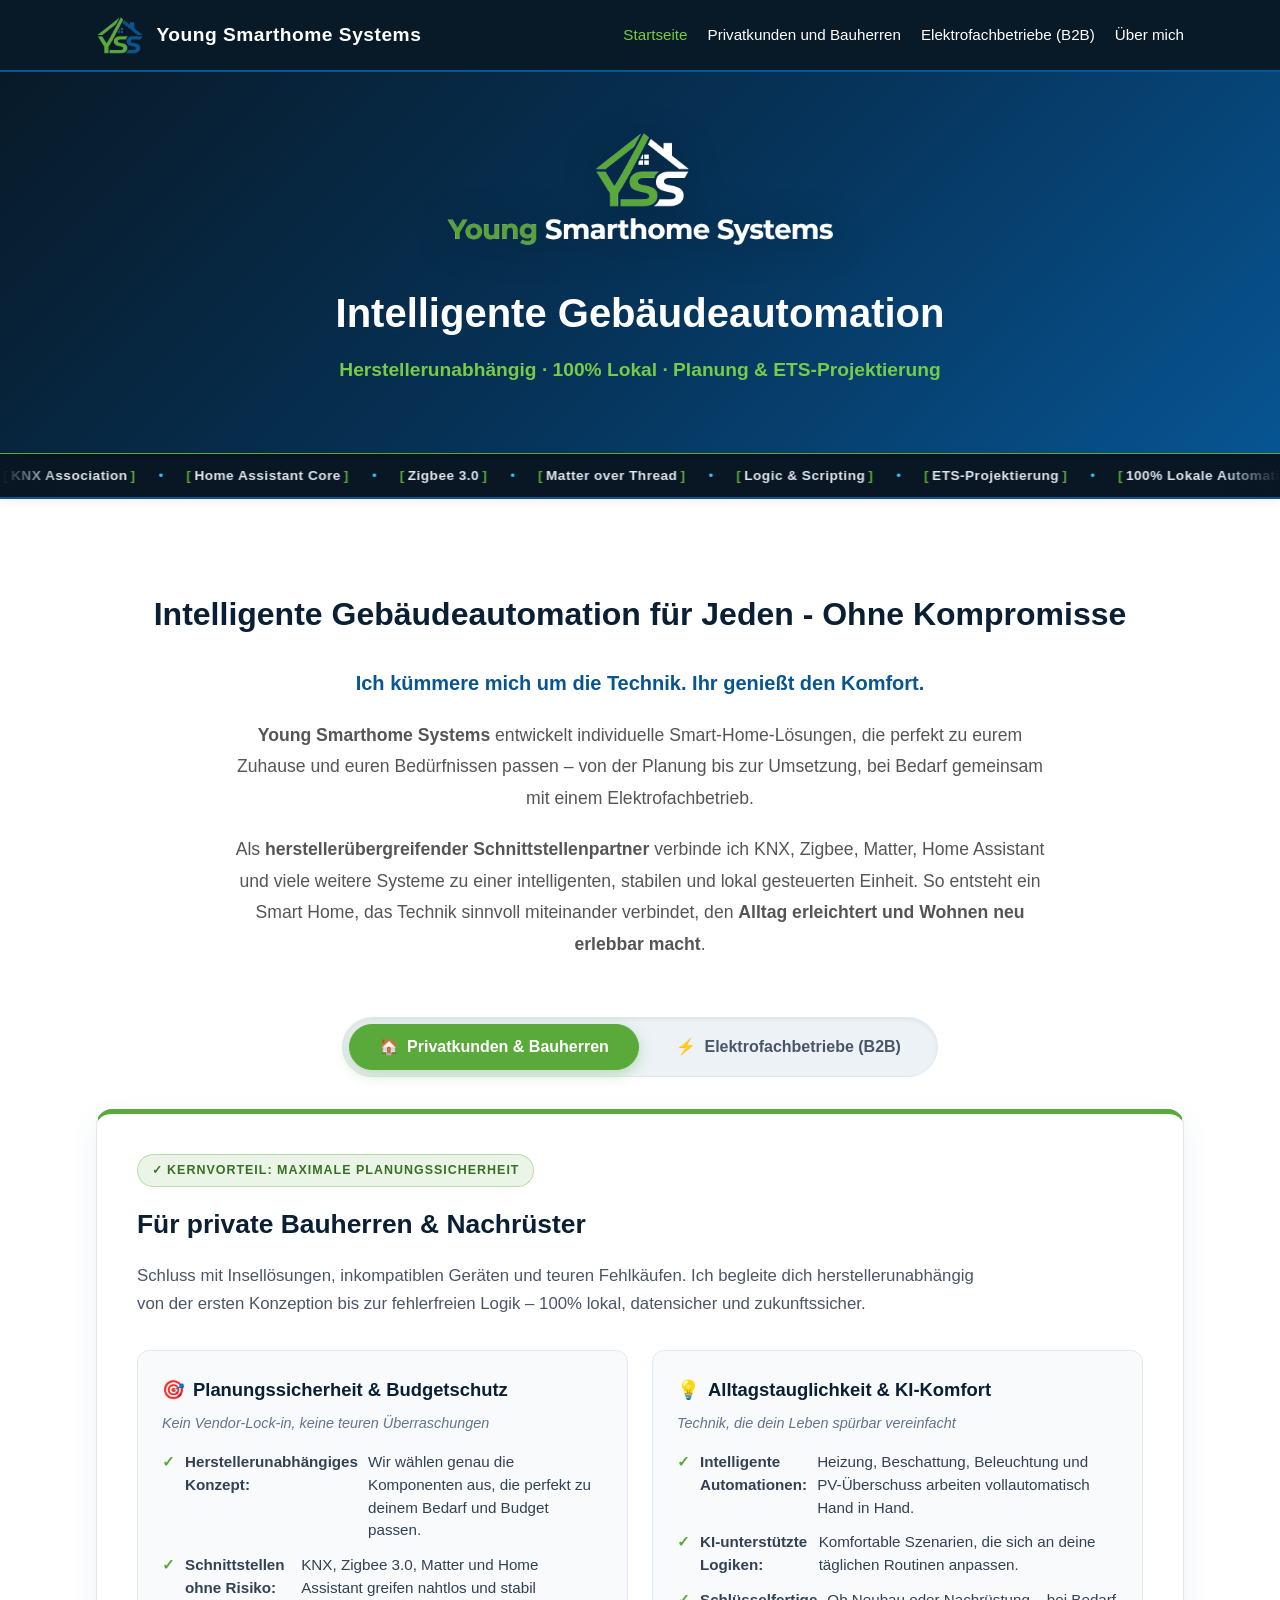
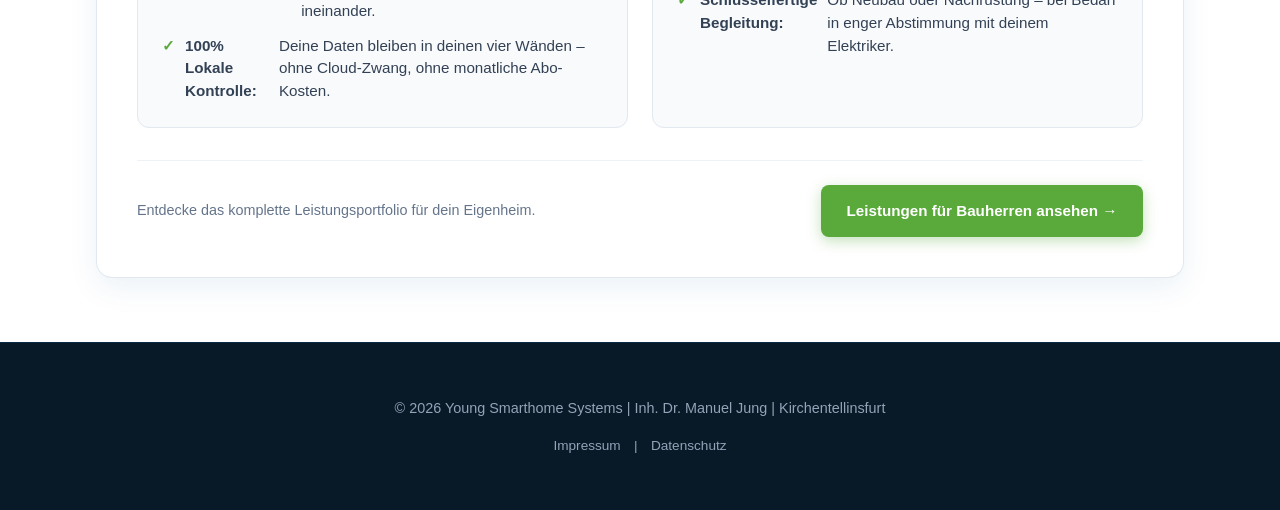
<file: index.html>
<!DOCTYPE html>
<html lang="de">
<head>
    <meta charset="UTF-8">
    <meta name="viewport" content="width=device-width, initial-scale=1.0">
    <title>Young Smarthome Systems | Startseite</title>
    <link rel="stylesheet" href="style.css">
</head>
<body>
    <nav>
        <div class="container">
            <div class="logo">
                <img src="logo-symbol.png" alt="YSS Logo" class="logo-icon">
                <span>Young Smarthome Systems</span>
            </div>
            <ul>
                <li><a href="index.html" class="active">Startseite</a></li>
                <li><a href="leistungen.html">Privatkunden und Bauherren</a></li>
                <li><a href="partner.html">Elektrofachbetriebe (B2B)</a></li>
                <li><a href="ueber-mich.html">Über mich</a></li>
            </ul>
        </div>
    </nav>

    <header class="hero-home">
        <div class="container">
            <div class="hero-logo-box">
                <img src="logo-full-white.png" alt="Young Smarthome Systems" class="hero-logo">
            </div>
            <h1>Intelligente Gebäudeautomation</h1>
            <p class="subtitle">Herstellerunabhängig · 100% Lokal · Planung &amp; ETS-Projektierung</p>
        </div>
    </header>

    <div class="tech-ticker-bar" aria-label="Kerntechnologien und Protokolle">
        <div class="tech-ticker-track">
            <div class="tech-ticker-group">
                <span class="ticker-item"><span class="ticker-bracket">[</span> KNX Association <span class="ticker-bracket">]</span></span>
                <span class="ticker-sep">•</span>
                <span class="ticker-item"><span class="ticker-bracket">[</span> Home Assistant Core <span class="ticker-bracket">]</span></span>
                <span class="ticker-sep">•</span>
                <span class="ticker-item"><span class="ticker-bracket">[</span> Zigbee 3.0 <span class="ticker-bracket">]</span></span>
                <span class="ticker-sep">•</span>
                <span class="ticker-item"><span class="ticker-bracket">[</span> Matter over Thread <span class="ticker-bracket">]</span></span>
                <span class="ticker-sep">•</span>
                <span class="ticker-item"><span class="ticker-bracket">[</span> Logic &amp; Scripting <span class="ticker-bracket">]</span></span>
                <span class="ticker-sep">•</span>
                <span class="ticker-item"><span class="ticker-bracket">[</span> ETS-Projektierung <span class="ticker-bracket">]</span></span>
                <span class="ticker-sep">•</span>
                <span class="ticker-item"><span class="ticker-bracket">[</span> 100% Lokale Automation <span class="ticker-bracket">]</span></span>
                <span class="ticker-sep">•</span>
                <span class="ticker-item"><span class="ticker-bracket">[</span> KNX Association <span class="ticker-bracket">]</span></span>
                <span class="ticker-sep">•</span>
                <span class="ticker-item"><span class="ticker-bracket">[</span> Home Assistant Core <span class="ticker-bracket">]</span></span>
                <span class="ticker-sep">•</span>
                <span class="ticker-item"><span class="ticker-bracket">[</span> Zigbee 3.0 <span class="ticker-bracket">]</span></span>
                <span class="ticker-sep">•</span>
                <span class="ticker-item"><span class="ticker-bracket">[</span> Matter over Thread <span class="ticker-bracket">]</span></span>
                <span class="ticker-sep">•</span>
                <span class="ticker-item"><span class="ticker-bracket">[</span> Logic &amp; Scripting <span class="ticker-bracket">]</span></span>
                <span class="ticker-sep">•</span>
            </div>
            <div class="tech-ticker-group" aria-hidden="true">
                <span class="ticker-item"><span class="ticker-bracket">[</span> KNX Association <span class="ticker-bracket">]</span></span>
                <span class="ticker-sep">•</span>
                <span class="ticker-item"><span class="ticker-bracket">[</span> Home Assistant Core <span class="ticker-bracket">]</span></span>
                <span class="ticker-sep">•</span>
                <span class="ticker-item"><span class="ticker-bracket">[</span> Zigbee 3.0 <span class="ticker-bracket">]</span></span>
                <span class="ticker-sep">•</span>
                <span class="ticker-item"><span class="ticker-bracket">[</span> Matter over Thread <span class="ticker-bracket">]</span></span>
                <span class="ticker-sep">•</span>
                <span class="ticker-item"><span class="ticker-bracket">[</span> Logic &amp; Scripting <span class="ticker-bracket">]</span></span>
                <span class="ticker-sep">•</span>
                <span class="ticker-item"><span class="ticker-bracket">[</span> ETS-Projektierung <span class="ticker-bracket">]</span></span>
                <span class="ticker-sep">•</span>
                <span class="ticker-item"><span class="ticker-bracket">[</span> 100% Lokale Automation <span class="ticker-bracket">]</span></span>
                <span class="ticker-sep">•</span>
                <span class="ticker-item"><span class="ticker-bracket">[</span> KNX Association <span class="ticker-bracket">]</span></span>
                <span class="ticker-sep">•</span>
                <span class="ticker-item"><span class="ticker-bracket">[</span> Home Assistant Core <span class="ticker-bracket">]</span></span>
                <span class="ticker-sep">•</span>
                <span class="ticker-item"><span class="ticker-bracket">[</span> Zigbee 3.0 <span class="ticker-bracket">]</span></span>
                <span class="ticker-sep">•</span>
                <span class="ticker-item"><span class="ticker-bracket">[</span> Matter over Thread <span class="ticker-bracket">]</span></span>
                <span class="ticker-sep">•</span>
                <span class="ticker-item"><span class="ticker-bracket">[</span> Logic &amp; Scripting <span class="ticker-bracket">]</span></span>
                <span class="ticker-sep">•</span>
            </div>
        </div>
    </div>

    <section class="section container">
        <h2>Intelligente Gebäudeautomation für Jeden - Ohne Kompromisse</h2>
        <div class="intro-text">
            <p class="intro-lead">
                Ich kümmere mich um die Technik. Ihr genießt den Komfort.
            </p>
            <p>
                <strong>Young Smarthome Systems</strong> entwickelt individuelle Smart-Home-Lösungen, die perfekt zu eurem Zuhause und euren Bedürfnissen passen – von der Planung bis zur Umsetzung, bei Bedarf gemeinsam mit einem Elektrofachbetrieb.
            </p>
            <p>
                Als <strong>herstellerübergreifender Schnittstellenpartner</strong> verbinde ich KNX, Zigbee, Matter, Home Assistant und viele weitere Systeme zu einer intelligenten, stabilen und lokal gesteuerten Einheit. So entsteht ein Smart Home, das Technik sinnvoll miteinander verbindet, den <strong>Alltag erleichtert und Wohnen neu erlebbar macht</strong>.
            </p>
        </div>

        <!-- Interaktives Tab-Grid: Privatkunden vs. Elektrofachbetriebe -->
        <div class="tabs-wrapper">
            <div class="tabs-header-wrap">
                <div class="tabs-nav" role="tablist" aria-label="Zielgruppen-Auswahl">
                    <button class="tab-btn active" id="tab-btn-privat" data-target="privat" role="tab" aria-selected="true" aria-controls="panel-privat" onclick="switchTab('privat')">
                        <span aria-hidden="true">🏠</span> Privatkunden &amp; Bauherren
                    </button>
                    <button class="tab-btn" id="tab-btn-partner" data-target="partner" role="tab" aria-selected="false" aria-controls="panel-partner" onclick="switchTab('partner')">
                        <span aria-hidden="true">⚡</span> Elektrofachbetriebe (B2B)
                    </button>
                </div>
            </div>

            <!-- TAB 1: Privatkunden (Planungssicherheit) -->
            <div id="panel-privat" class="tab-panel active" role="tabpanel" aria-labelledby="tab-btn-privat">
                <div class="tab-hero-card privat-theme">
                    <span class="tab-badge badge-green">✓ Kernvorteil: Maximale Planungssicherheit</span>
                    <h3 class="tab-panel-title">Für private Bauherren &amp; Nachrüster</h3>
                    <p class="tab-panel-intro">
                        Schluss mit Insellösungen, inkompatiblen Geräten und teuren Fehlkäufen. Ich begleite dich herstellerunabhängig von der ersten Konzeption bis zur fehlerfreien Logik – 100% lokal, datensicher und zukunftssicher.
                    </p>

                    <div class="tab-features-grid">
                        <div class="tab-feature-card">
                            <h4><span>🎯</span> Planungssicherheit &amp; Budgetschutz</h4>
                            <p class="subtitle-feat">Kein Vendor-Lock-in, keine teuren Überraschungen</p>
                            <ul class="tab-feature-list">
                                <li><span class="check-icon">✓</span> <strong>Herstellerunabhängiges Konzept:</strong> Wir wählen genau die Komponenten aus, die perfekt zu deinem Bedarf und Budget passen.</li>
                                <li><span class="check-icon">✓</span> <strong>Schnittstellen ohne Risiko:</strong> KNX, Zigbee 3.0, Matter und Home Assistant greifen nahtlos und stabil ineinander.</li>
                                <li><span class="check-icon">✓</span> <strong>100% Lokale Kontrolle:</strong> Deine Daten bleiben in deinen vier Wänden – ohne Cloud-Zwang, ohne monatliche Abo-Kosten.</li>
                            </ul>
                        </div>

                        <div class="tab-feature-card">
                            <h4><span>💡</span> Alltagstauglichkeit &amp; KI-Komfort</h4>
                            <p class="subtitle-feat">Technik, die dein Leben spürbar vereinfacht</p>
                            <ul class="tab-feature-list">
                                <li><span class="check-icon">✓</span> <strong>Intelligente Automationen:</strong> Heizung, Beschattung, Beleuchtung und PV-Überschuss arbeiten vollautomatisch Hand in Hand.</li>
                                <li><span class="check-icon">✓</span> <strong>KI-unterstützte Logiken:</strong> Komfortable Szenarien, die sich an deine täglichen Routinen anpassen.</li>
                                <li><span class="check-icon">✓</span> <strong>Schlüsselfertige Begleitung:</strong> Ob Neubau oder Nachrüstung – bei Bedarf in enger Abstimmung mit deinem Elektriker.</li>
                            </ul>
                        </div>
                    </div>

                    <div class="tab-action-bar">
                        <span class="tab-action-note">Entdecke das komplette Leistungsportfolio für dein Eigenheim.</span>
                        <a href="leistungen.html" class="btn-cta btn-cta-green">
                            Leistungen für Bauherren ansehen &rarr;
                        </a>
                    </div>
                </div>
            </div>

            <!-- TAB 2: Elektrofachbetriebe (Software-Flaschenhals) -->
            <div id="panel-partner" class="tab-panel" role="tabpanel" aria-labelledby="tab-btn-partner">
                <div class="tab-hero-card partner-theme">
                    <span class="tab-badge badge-blue">⚡ Kernvorteil: Software-Flaschenhals beseitigen</span>
                    <h3 class="tab-panel-title">Für Elektro- und Technische Fachbetriebe</h3>
                    <p class="tab-panel-intro">
                        Schluss mit dem KNX- und Programmier-Engpass. Ich unterstütze euch als externe verlängerte Werkbank bei der ETS-Projektierung, komplexen Schnittstellen und Sonderlösungen – damit ihr mehr Aufträge mit eurem bestehenden Team umsetzen könnt.
                    </p>

                    <div class="tab-features-grid">
                        <div class="tab-feature-card">
                            <h4><span>⏳</span> Software-Flaschenhals eliminieren</h4>
                            <p class="subtitle-feat">Volle Kapazitäten auf der Baustelle – kein Büro-Stau</p>
                            <ul class="tab-feature-list">
                                <li><span class="check-icon">✓</span> <strong>ETS-Projektierung abgeben:</strong> Kein zeitraubendes Wälzen von Parameter-Handbüchern und kein stundenlanges Debugging mehr.</li>
                                <li><span class="check-icon">✓</span> <strong>Fachkräfte entlasten:</strong> Eure Monteure machen die Installation und 230V-Verdrahtung, ich liefere die fertige Programmierung.</li>
                                <li><span class="check-icon">✓</span> <strong>Skalierbarkeit &amp; Tempo:</strong> Mehr Smart-Home-Projekte parallel annehmen, ohne dafür teure Software-Stellen ausschreiben zu müssen.</li>
                            </ul>
                        </div>

                        <div class="tab-feature-card">
                            <h4><span>🤝</span> Auftragssicherung &amp; Partnerschutz</h4>
                            <p class="subtitle-feat">Komplexe Kundenanfragen souverän bedienen</p>
                            <ul class="tab-feature-list">
                                <li><span class="check-icon">✓</span> <strong>Gewerkeübergreifende Schnittstellen:</strong> Einbindung von Home Assistant, DALI, Modbus, Wärmepumpen &amp; Wechselrichtern.</li>
                                <li><span class="check-icon">✓</span> <strong>Sonderwünsche abfedern:</strong> Wenn Kunden Speziallösungen wollen, schließe ich die Lücke – euer Auftrag ist gesichert.</li>
                                <li><span class="check-icon">✓</span> <strong>100% Verlässlichkeit:</strong> Diskrete Zusammenarbeit im Hintergrund oder direkte fachliche Unterstützung vor Ort.</li>
                            </ul>
                        </div>
                    </div>

                    <div class="tab-action-bar">
                        <span class="tab-action-note">Flexible Zuarbeit nach Aufwand oder Festpreis für euer nächstes KNX-Projekt.</span>
                        <a href="partner.html" class="btn-cta btn-cta-blue">
                            B2B-Partnerschaft entdecken &rarr;
                        </a>
                    </div>
                </div>
            </div>
        </div>
    </section>

    <footer>
        <div class="container">
            <p>&copy; 2026 Young Smarthome Systems | Inh. Dr. Manuel Jung | Kirchentellinsfurt</p>
            <p class="footer-links">
                <a href="impressum.html">Impressum</a> | <a href="datenschutz.html">Datenschutz</a>
            </p>
        </div>
    </footer>

    <script>
        function switchTab(tabKey) {
            const buttons = document.querySelectorAll('.tab-btn');
            const panels = document.querySelectorAll('.tab-panel');

            buttons.forEach(btn => {
                const isActive = btn.getAttribute('data-target') === tabKey;
                btn.classList.toggle('active', isActive);
                btn.setAttribute('aria-selected', isActive ? 'true' : 'false');
            });

            panels.forEach(panel => {
                if (panel.id === `panel-${tabKey}`) {
                    panel.classList.add('active');
                } else {
                    panel.classList.remove('active');
                }
            });
        }
    </script>
</body>
</html>
</file>
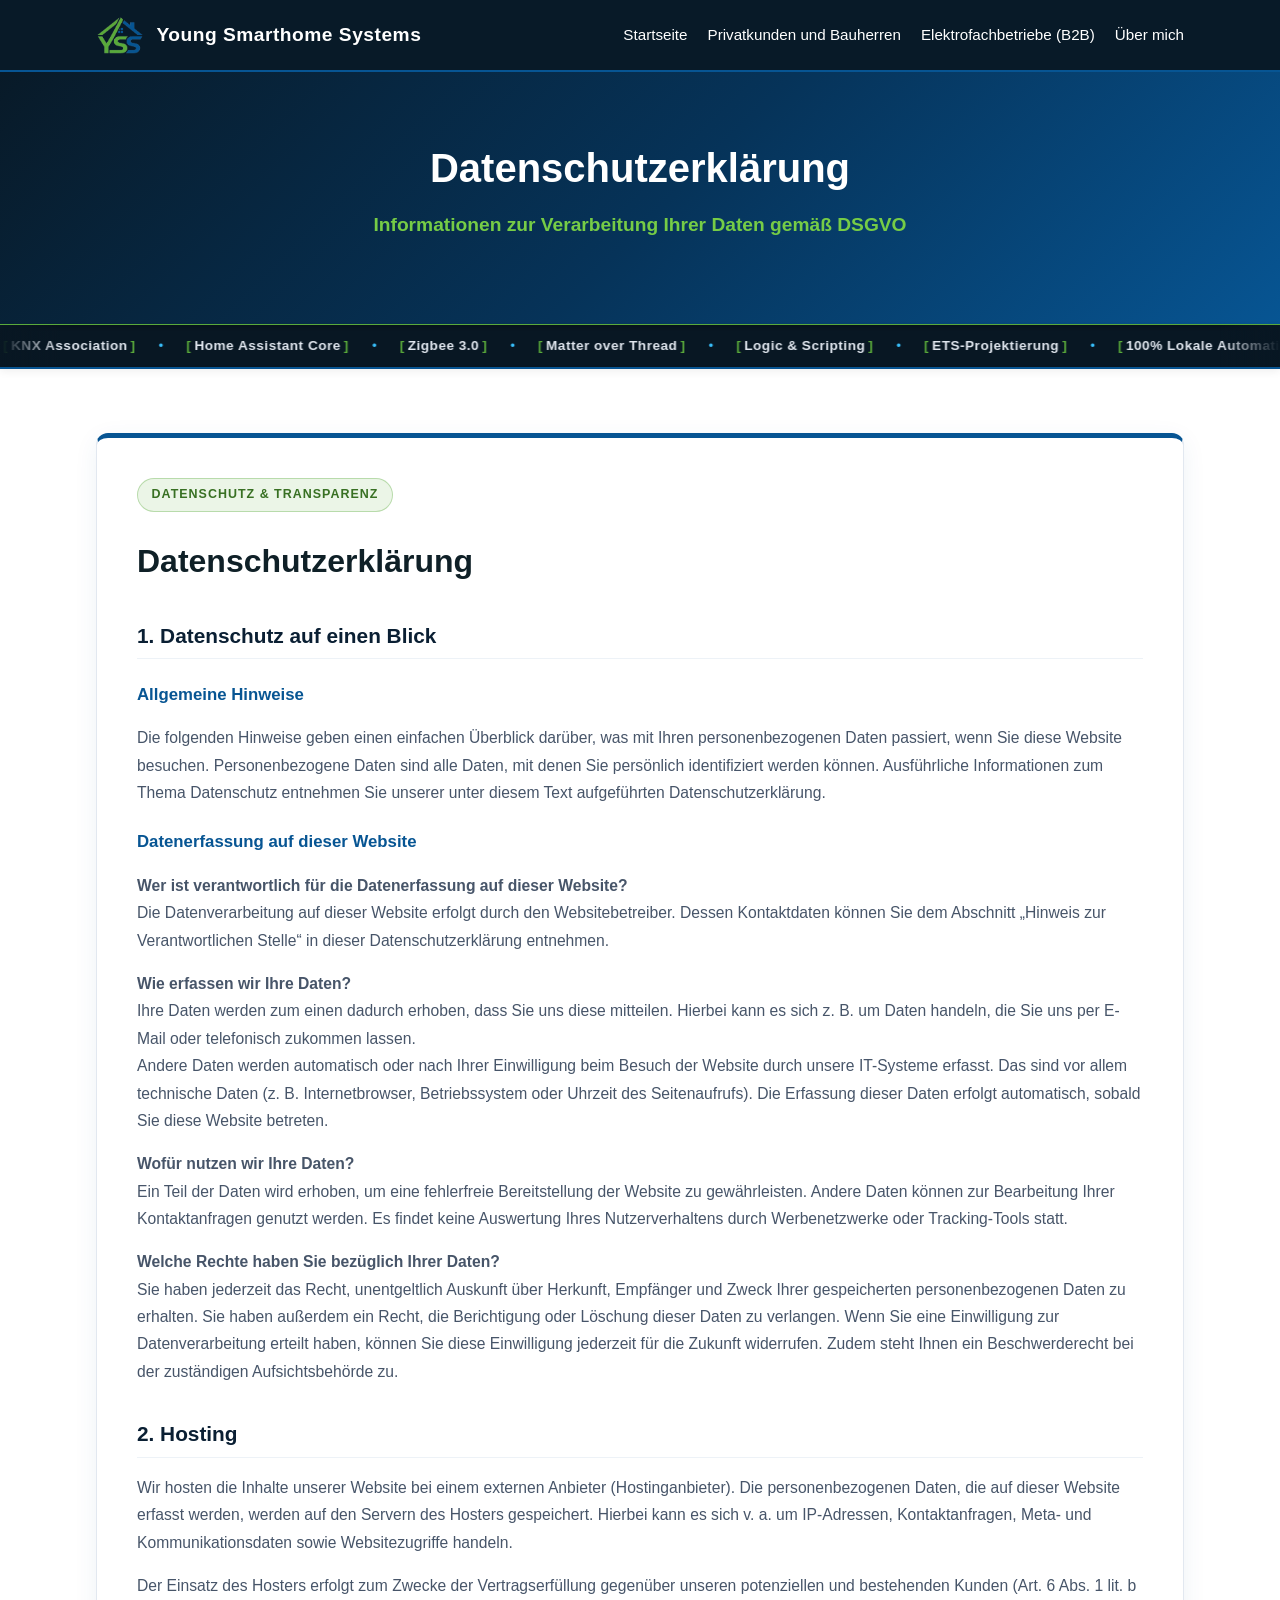
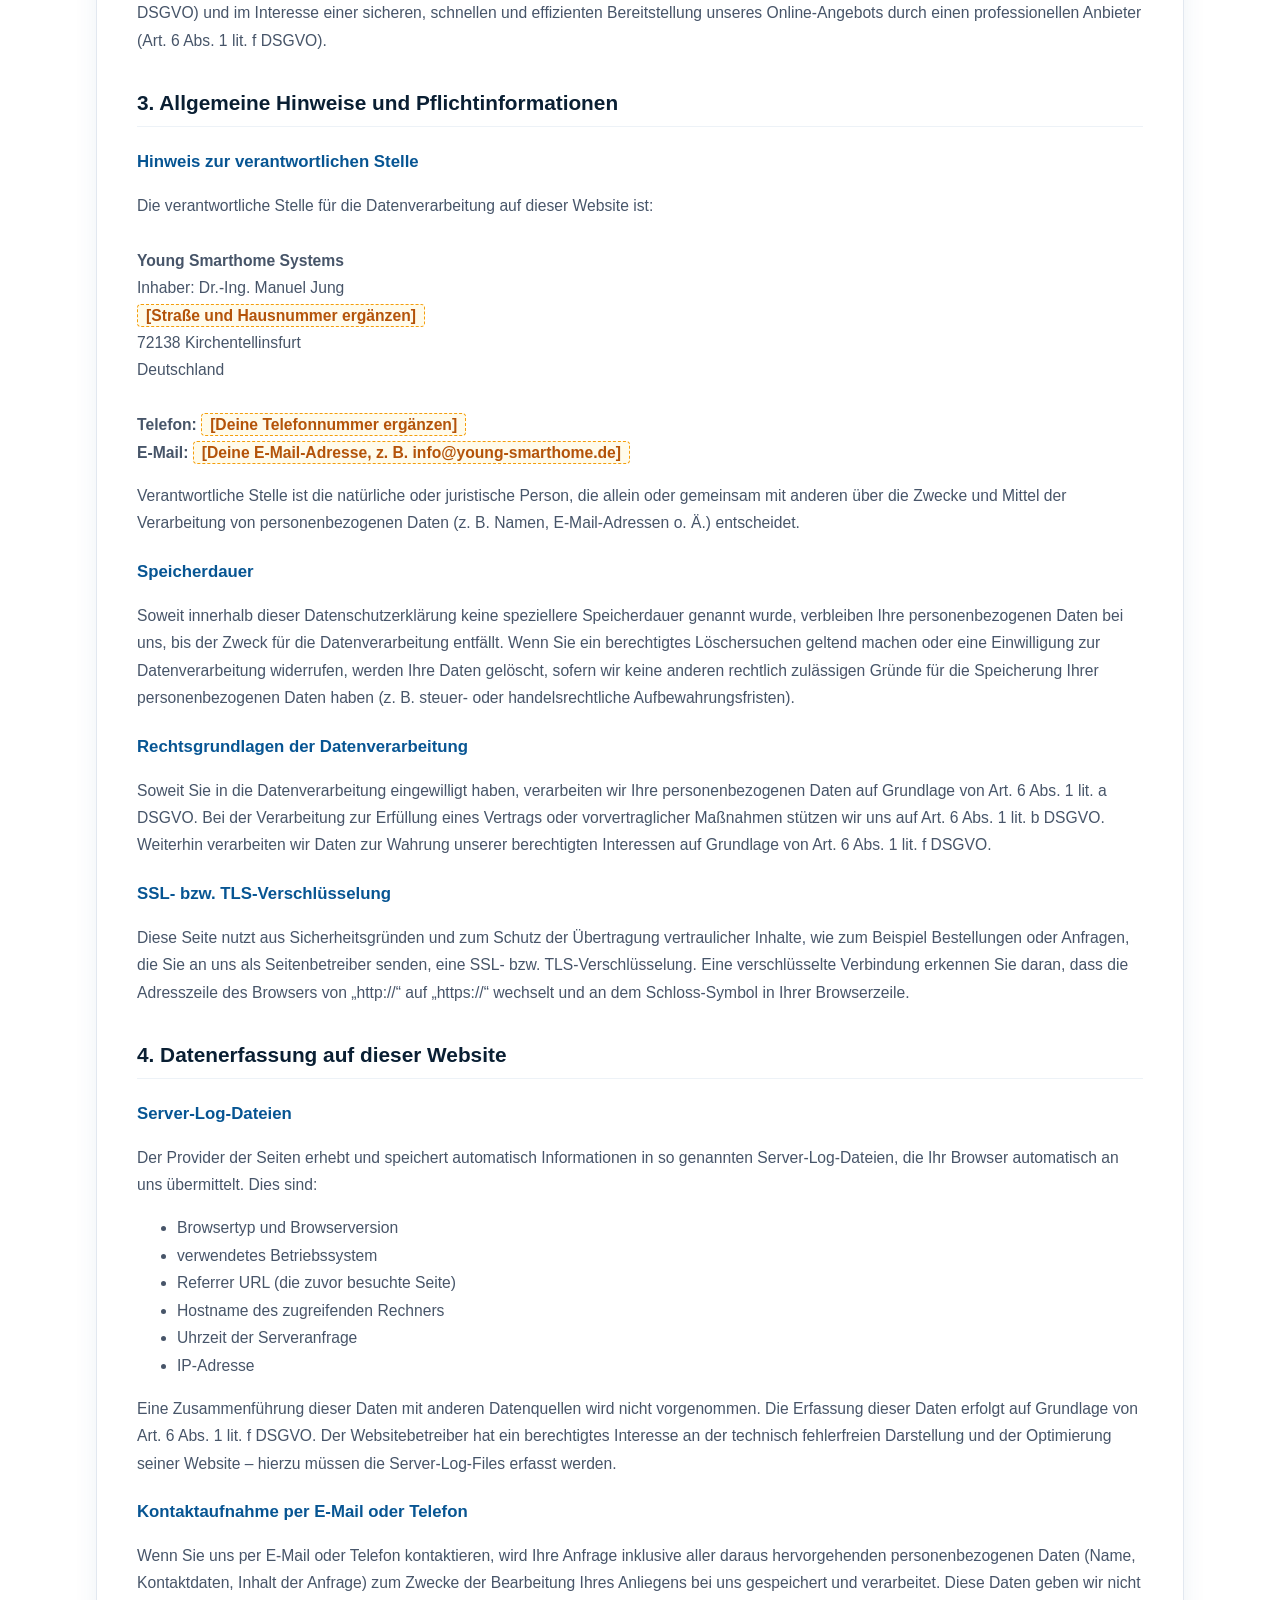
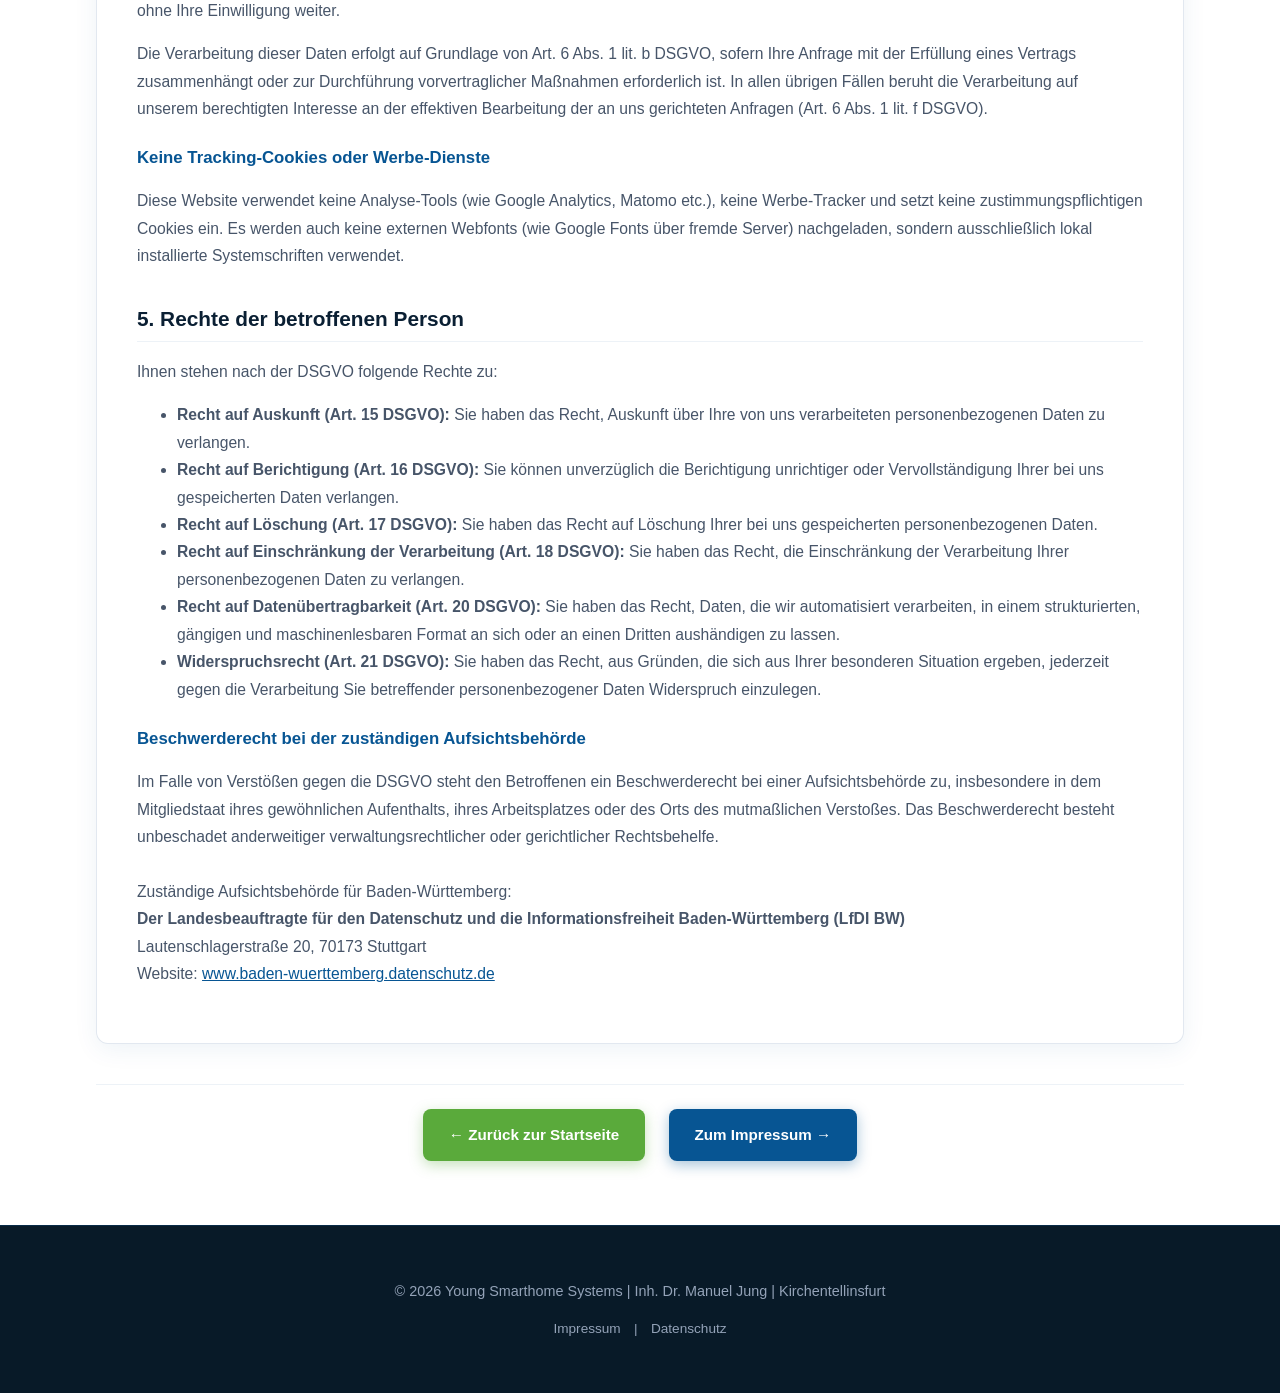
<file: datenschutz.html>
<!DOCTYPE html>
<html lang="de">
<head>
    <meta charset="UTF-8">
    <meta name="viewport" content="width=device-width, initial-scale=1.0">
    <title>Datenschutzerklärung | Young Smarthome Systems</title>
    <link rel="stylesheet" href="style.css">
</head>
<body>
    <nav>
        <div class="container">
            <div class="logo">
                <img src="logo-symbol.png" alt="YSS Logo" class="logo-icon">
                <span>Young Smarthome Systems</span>
            </div>
            <ul>
                <li><a href="index.html">Startseite</a></li>
                <li><a href="leistungen.html">Privatkunden und Bauherren</a></li>
                <li><a href="partner.html">Elektrofachbetriebe (B2B)</a></li>
                <li><a href="ueber-mich.html">Über mich</a></li>
            </ul>
        </div>
    </nav>

    <header>
        <div class="container">
            <h1>Datenschutzerklärung</h1>
            <p class="subtitle">Informationen zur Verarbeitung Ihrer Daten gemäß DSGVO</p>
        </div>
    </header>

    <div class="tech-ticker-bar" aria-label="Kerntechnologien und Protokolle">
        <div class="tech-ticker-track">
            <div class="tech-ticker-group">
                <span class="ticker-item"><span class="ticker-bracket">[</span> KNX Association <span class="ticker-bracket">]</span></span>
                <span class="ticker-sep">•</span>
                <span class="ticker-item"><span class="ticker-bracket">[</span> Home Assistant Core <span class="ticker-bracket">]</span></span>
                <span class="ticker-sep">•</span>
                <span class="ticker-item"><span class="ticker-bracket">[</span> Zigbee 3.0 <span class="ticker-bracket">]</span></span>
                <span class="ticker-sep">•</span>
                <span class="ticker-item"><span class="ticker-bracket">[</span> Matter over Thread <span class="ticker-bracket">]</span></span>
                <span class="ticker-sep">•</span>
                <span class="ticker-item"><span class="ticker-bracket">[</span> Logic &amp; Scripting <span class="ticker-bracket">]</span></span>
                <span class="ticker-sep">•</span>
                <span class="ticker-item"><span class="ticker-bracket">[</span> ETS-Projektierung <span class="ticker-bracket">]</span></span>
                <span class="ticker-sep">•</span>
                <span class="ticker-item"><span class="ticker-bracket">[</span> 100% Lokale Automation <span class="ticker-bracket">]</span></span>
                <span class="ticker-sep">•</span>
                <span class="ticker-item"><span class="ticker-bracket">[</span> KNX Association <span class="ticker-bracket">]</span></span>
                <span class="ticker-sep">•</span>
                <span class="ticker-item"><span class="ticker-bracket">[</span> Home Assistant Core <span class="ticker-bracket">]</span></span>
                <span class="ticker-sep">•</span>
                <span class="ticker-item"><span class="ticker-bracket">[</span> Zigbee 3.0 <span class="ticker-bracket">]</span></span>
                <span class="ticker-sep">•</span>
                <span class="ticker-item"><span class="ticker-bracket">[</span> Matter over Thread <span class="ticker-bracket">]</span></span>
                <span class="ticker-sep">•</span>
                <span class="ticker-item"><span class="ticker-bracket">[</span> Logic &amp; Scripting <span class="ticker-bracket">]</span></span>
                <span class="ticker-sep">•</span>
            </div>
            <div class="tech-ticker-group" aria-hidden="true">
                <span class="ticker-item"><span class="ticker-bracket">[</span> KNX Association <span class="ticker-bracket">]</span></span>
                <span class="ticker-sep">•</span>
                <span class="ticker-item"><span class="ticker-bracket">[</span> Home Assistant Core <span class="ticker-bracket">]</span></span>
                <span class="ticker-sep">•</span>
                <span class="ticker-item"><span class="ticker-bracket">[</span> Zigbee 3.0 <span class="ticker-bracket">]</span></span>
                <span class="ticker-sep">•</span>
                <span class="ticker-item"><span class="ticker-bracket">[</span> Matter over Thread <span class="ticker-bracket">]</span></span>
                <span class="ticker-sep">•</span>
                <span class="ticker-item"><span class="ticker-bracket">[</span> Logic &amp; Scripting <span class="ticker-bracket">]</span></span>
                <span class="ticker-sep">•</span>
                <span class="ticker-item"><span class="ticker-bracket">[</span> ETS-Projektierung <span class="ticker-bracket">]</span></span>
                <span class="ticker-sep">•</span>
                <span class="ticker-item"><span class="ticker-bracket">[</span> 100% Lokale Automation <span class="ticker-bracket">]</span></span>
                <span class="ticker-sep">•</span>
                <span class="ticker-item"><span class="ticker-bracket">[</span> KNX Association <span class="ticker-bracket">]</span></span>
                <span class="ticker-sep">•</span>
                <span class="ticker-item"><span class="ticker-bracket">[</span> Home Assistant Core <span class="ticker-bracket">]</span></span>
                <span class="ticker-sep">•</span>
                <span class="ticker-item"><span class="ticker-bracket">[</span> Zigbee 3.0 <span class="ticker-bracket">]</span></span>
                <span class="ticker-sep">•</span>
                <span class="ticker-item"><span class="ticker-bracket">[</span> Matter over Thread <span class="ticker-bracket">]</span></span>
                <span class="ticker-sep">•</span>
                <span class="ticker-item"><span class="ticker-bracket">[</span> Logic &amp; Scripting <span class="ticker-bracket">]</span></span>
                <span class="ticker-sep">•</span>
            </div>
        </div>
    </div>

    <section class="section container">
        <div class="legal-card">
            <span class="tab-badge badge-green">Datenschutz &amp; Transparenz</span>
            <h2 style="text-align: left; margin: 0.5rem 0 1.5rem 0; color: #0f2027;">Datenschutzerklärung</h2>

            <h3>1. Datenschutz auf einen Blick</h3>
            <h4>Allgemeine Hinweise</h4>
            <p>
                Die folgenden Hinweise geben einen einfachen Überblick darüber, was mit Ihren personenbezogenen Daten passiert, wenn Sie diese Website besuchen. Personenbezogene Daten sind alle Daten, mit denen Sie persönlich identifiziert werden können. Ausführliche Informationen zum Thema Datenschutz entnehmen Sie unserer unter diesem Text aufgeführten Datenschutzerklärung.
            </p>

            <h4>Datenerfassung auf dieser Website</h4>
            <p>
                <strong>Wer ist verantwortlich für die Datenerfassung auf dieser Website?</strong><br>
                Die Datenverarbeitung auf dieser Website erfolgt durch den Websitebetreiber. Dessen Kontaktdaten können Sie dem Abschnitt „Hinweis zur Verantwortlichen Stelle“ in dieser Datenschutzerklärung entnehmen.
            </p>
            <p>
                <strong>Wie erfassen wir Ihre Daten?</strong><br>
                Ihre Daten werden zum einen dadurch erhoben, dass Sie uns diese mitteilen. Hierbei kann es sich z. B. um Daten handeln, die Sie uns per E-Mail oder telefonisch zukommen lassen.<br>
                Andere Daten werden automatisch oder nach Ihrer Einwilligung beim Besuch der Website durch unsere IT-Systeme erfasst. Das sind vor allem technische Daten (z. B. Internetbrowser, Betriebssystem oder Uhrzeit des Seitenaufrufs). Die Erfassung dieser Daten erfolgt automatisch, sobald Sie diese Website betreten.
            </p>
            <p>
                <strong>Wofür nutzen wir Ihre Daten?</strong><br>
                Ein Teil der Daten wird erhoben, um eine fehlerfreie Bereitstellung der Website zu gewährleisten. Andere Daten können zur Bearbeitung Ihrer Kontaktanfragen genutzt werden. Es findet keine Auswertung Ihres Nutzerverhaltens durch Werbenetzwerke oder Tracking-Tools statt.
            </p>
            <p>
                <strong>Welche Rechte haben Sie bezüglich Ihrer Daten?</strong><br>
                Sie haben jederzeit das Recht, unentgeltlich Auskunft über Herkunft, Empfänger und Zweck Ihrer gespeicherten personenbezogenen Daten zu erhalten. Sie haben außerdem ein Recht, die Berichtigung oder Löschung dieser Daten zu verlangen. Wenn Sie eine Einwilligung zur Datenverarbeitung erteilt haben, können Sie diese Einwilligung jederzeit für die Zukunft widerrufen. Zudem steht Ihnen ein Beschwerderecht bei der zuständigen Aufsichtsbehörde zu.
            </p>

            <h3>2. Hosting</h3>
            <p>
                Wir hosten die Inhalte unserer Website bei einem externen Anbieter (Hostinganbieter). Die personenbezogenen Daten, die auf dieser Website erfasst werden, werden auf den Servern des Hosters gespeichert. Hierbei kann es sich v. a. um IP-Adressen, Kontaktanfragen, Meta- und Kommunikationsdaten sowie Websitezugriffe handeln.
            </p>
            <p>
                Der Einsatz des Hosters erfolgt zum Zwecke der Vertragserfüllung gegenüber unseren potenziellen und bestehenden Kunden (Art. 6 Abs. 1 lit. b DSGVO) und im Interesse einer sicheren, schnellen und effizienten Bereitstellung unseres Online-Angebots durch einen professionellen Anbieter (Art. 6 Abs. 1 lit. f DSGVO).
            </p>

            <h3>3. Allgemeine Hinweise und Pflichtinformationen</h3>
            <h4>Hinweis zur verantwortlichen Stelle</h4>
            <p>
                Die verantwortliche Stelle für die Datenverarbeitung auf dieser Website ist:<br><br>
                <strong>Young Smarthome Systems</strong><br>
                Inhaber: Dr.-Ing. Manuel Jung<br>
                <span class="legal-placeholder">[Straße und Hausnummer ergänzen]</span><br>
                72138 Kirchentellinsfurt<br>
                Deutschland<br><br>
                <strong>Telefon:</strong> <span class="legal-placeholder">[Deine Telefonnummer ergänzen]</span><br>
                <strong>E-Mail:</strong> <span class="legal-placeholder">[Deine E-Mail-Adresse, z. B. info@young-smarthome.de]</span>
            </p>
            <p>
                Verantwortliche Stelle ist die natürliche oder juristische Person, die allein oder gemeinsam mit anderen über die Zwecke und Mittel der Verarbeitung von personenbezogenen Daten (z. B. Namen, E-Mail-Adressen o. Ä.) entscheidet.
            </p>

            <h4>Speicherdauer</h4>
            <p>
                Soweit innerhalb dieser Datenschutzerklärung keine speziellere Speicherdauer genannt wurde, verbleiben Ihre personenbezogenen Daten bei uns, bis der Zweck für die Datenverarbeitung entfällt. Wenn Sie ein berechtigtes Löschersuchen geltend machen oder eine Einwilligung zur Datenverarbeitung widerrufen, werden Ihre Daten gelöscht, sofern wir keine anderen rechtlich zulässigen Gründe für die Speicherung Ihrer personenbezogenen Daten haben (z. B. steuer- oder handelsrechtliche Aufbewahrungsfristen).
            </p>

            <h4>Rechtsgrundlagen der Datenverarbeitung</h4>
            <p>
                Soweit Sie in die Datenverarbeitung eingewilligt haben, verarbeiten wir Ihre personenbezogenen Daten auf Grundlage von Art. 6 Abs. 1 lit. a DSGVO. Bei der Verarbeitung zur Erfüllung eines Vertrags oder vorvertraglicher Maßnahmen stützen wir uns auf Art. 6 Abs. 1 lit. b DSGVO. Weiterhin verarbeiten wir Daten zur Wahrung unserer berechtigten Interessen auf Grundlage von Art. 6 Abs. 1 lit. f DSGVO.
            </p>

            <h4>SSL- bzw. TLS-Verschlüsselung</h4>
            <p>
                Diese Seite nutzt aus Sicherheitsgründen und zum Schutz der Übertragung vertraulicher Inhalte, wie zum Beispiel Bestellungen oder Anfragen, die Sie an uns als Seitenbetreiber senden, eine SSL- bzw. TLS-Verschlüsselung. Eine verschlüsselte Verbindung erkennen Sie daran, dass die Adresszeile des Browsers von „http://“ auf „https://“ wechselt und an dem Schloss-Symbol in Ihrer Browserzeile.
            </p>

            <h3>4. Datenerfassung auf dieser Website</h3>
            <h4>Server-Log-Dateien</h4>
            <p>
                Der Provider der Seiten erhebt und speichert automatisch Informationen in so genannten Server-Log-Dateien, die Ihr Browser automatisch an uns übermittelt. Dies sind:
            </p>
            <ul>
                <li>Browsertyp und Browserversion</li>
                <li>verwendetes Betriebssystem</li>
                <li>Referrer URL (die zuvor besuchte Seite)</li>
                <li>Hostname des zugreifenden Rechners</li>
                <li>Uhrzeit der Serveranfrage</li>
                <li>IP-Adresse</li>
            </ul>
            <p>
                Eine Zusammenführung dieser Daten mit anderen Datenquellen wird nicht vorgenommen. Die Erfassung dieser Daten erfolgt auf Grundlage von Art. 6 Abs. 1 lit. f DSGVO. Der Websitebetreiber hat ein berechtigtes Interesse an der technisch fehlerfreien Darstellung und der Optimierung seiner Website – hierzu müssen die Server-Log-Files erfasst werden.
            </p>

            <h4>Kontaktaufnahme per E-Mail oder Telefon</h4>
            <p>
                Wenn Sie uns per E-Mail oder Telefon kontaktieren, wird Ihre Anfrage inklusive aller daraus hervorgehenden personenbezogenen Daten (Name, Kontaktdaten, Inhalt der Anfrage) zum Zwecke der Bearbeitung Ihres Anliegens bei uns gespeichert und verarbeitet. Diese Daten geben wir nicht ohne Ihre Einwilligung weiter.
            </p>
            <p>
                Die Verarbeitung dieser Daten erfolgt auf Grundlage von Art. 6 Abs. 1 lit. b DSGVO, sofern Ihre Anfrage mit der Erfüllung eines Vertrags zusammenhängt oder zur Durchführung vorvertraglicher Maßnahmen erforderlich ist. In allen übrigen Fällen beruht die Verarbeitung auf unserem berechtigten Interesse an der effektiven Bearbeitung der an uns gerichteten Anfragen (Art. 6 Abs. 1 lit. f DSGVO).
            </p>

            <h4>Keine Tracking-Cookies oder Werbe-Dienste</h4>
            <p>
                Diese Website verwendet keine Analyse-Tools (wie Google Analytics, Matomo etc.), keine Werbe-Tracker und setzt keine zustimmungspflichtigen Cookies ein. Es werden auch keine externen Webfonts (wie Google Fonts über fremde Server) nachgeladen, sondern ausschließlich lokal installierte Systemschriften verwendet.
            </p>

            <h3>5. Rechte der betroffenen Person</h3>
            <p>
                Ihnen stehen nach der DSGVO folgende Rechte zu:
            </p>
            <ul>
                <li><strong>Recht auf Auskunft (Art. 15 DSGVO):</strong> Sie haben das Recht, Auskunft über Ihre von uns verarbeiteten personenbezogenen Daten zu verlangen.</li>
                <li><strong>Recht auf Berichtigung (Art. 16 DSGVO):</strong> Sie können unverzüglich die Berichtigung unrichtiger oder Vervollständigung Ihrer bei uns gespeicherten Daten verlangen.</li>
                <li><strong>Recht auf Löschung (Art. 17 DSGVO):</strong> Sie haben das Recht auf Löschung Ihrer bei uns gespeicherten personenbezogenen Daten.</li>
                <li><strong>Recht auf Einschränkung der Verarbeitung (Art. 18 DSGVO):</strong> Sie haben das Recht, die Einschränkung der Verarbeitung Ihrer personenbezogenen Daten zu verlangen.</li>
                <li><strong>Recht auf Datenübertragbarkeit (Art. 20 DSGVO):</strong> Sie haben das Recht, Daten, die wir automatisiert verarbeiten, in einem strukturierten, gängigen und maschinenlesbaren Format an sich oder an einen Dritten aushändigen zu lassen.</li>
                <li><strong>Widerspruchsrecht (Art. 21 DSGVO):</strong> Sie haben das Recht, aus Gründen, die sich aus Ihrer besonderen Situation ergeben, jederzeit gegen die Verarbeitung Sie betreffender personenbezogener Daten Widerspruch einzulegen.</li>
            </ul>

            <h4>Beschwerderecht bei der zuständigen Aufsichtsbehörde</h4>
            <p>
                Im Falle von Verstößen gegen die DSGVO steht den Betroffenen ein Beschwerderecht bei einer Aufsichtsbehörde zu, insbesondere in dem Mitgliedstaat ihres gewöhnlichen Aufenthalts, ihres Arbeitsplatzes oder des Orts des mutmaßlichen Verstoßes. Das Beschwerderecht besteht unbeschadet anderweitiger verwaltungsrechtlicher oder gerichtlicher Rechtsbehelfe.<br><br>
                Zuständige Aufsichtsbehörde für Baden-Württemberg:<br>
                <strong>Der Landesbeauftragte für den Datenschutz und die Informationsfreiheit Baden-Württemberg (LfDI BW)</strong><br>
                Lautenschlagerstraße 20, 70173 Stuttgart<br>
                Website: <a href="https://www.baden-wuerttemberg.datenschutz.de" target="_blank" rel="noopener noreferrer" style="color: #075593;">www.baden-wuerttemberg.datenschutz.de</a>
            </p>
        </div>

        <div class="tab-action-bar" style="margin-top: 2rem; justify-content: center; gap: 1.5rem;">
            <a href="index.html" class="btn-cta btn-cta-green">
                &larr; Zurück zur Startseite
            </a>
            <a href="impressum.html" class="btn-cta btn-cta-blue">
                Zum Impressum &rarr;
            </a>
        </div>
    </section>

    <footer>
        <div class="container">
            <p>&copy; 2026 Young Smarthome Systems | Inh. Dr. Manuel Jung | Kirchentellinsfurt</p>
            <p class="footer-links">
                <a href="impressum.html">Impressum</a> | <a href="datenschutz.html">Datenschutz</a>
            </p>
        </div>
    </footer>
</body>
</html>
</file>
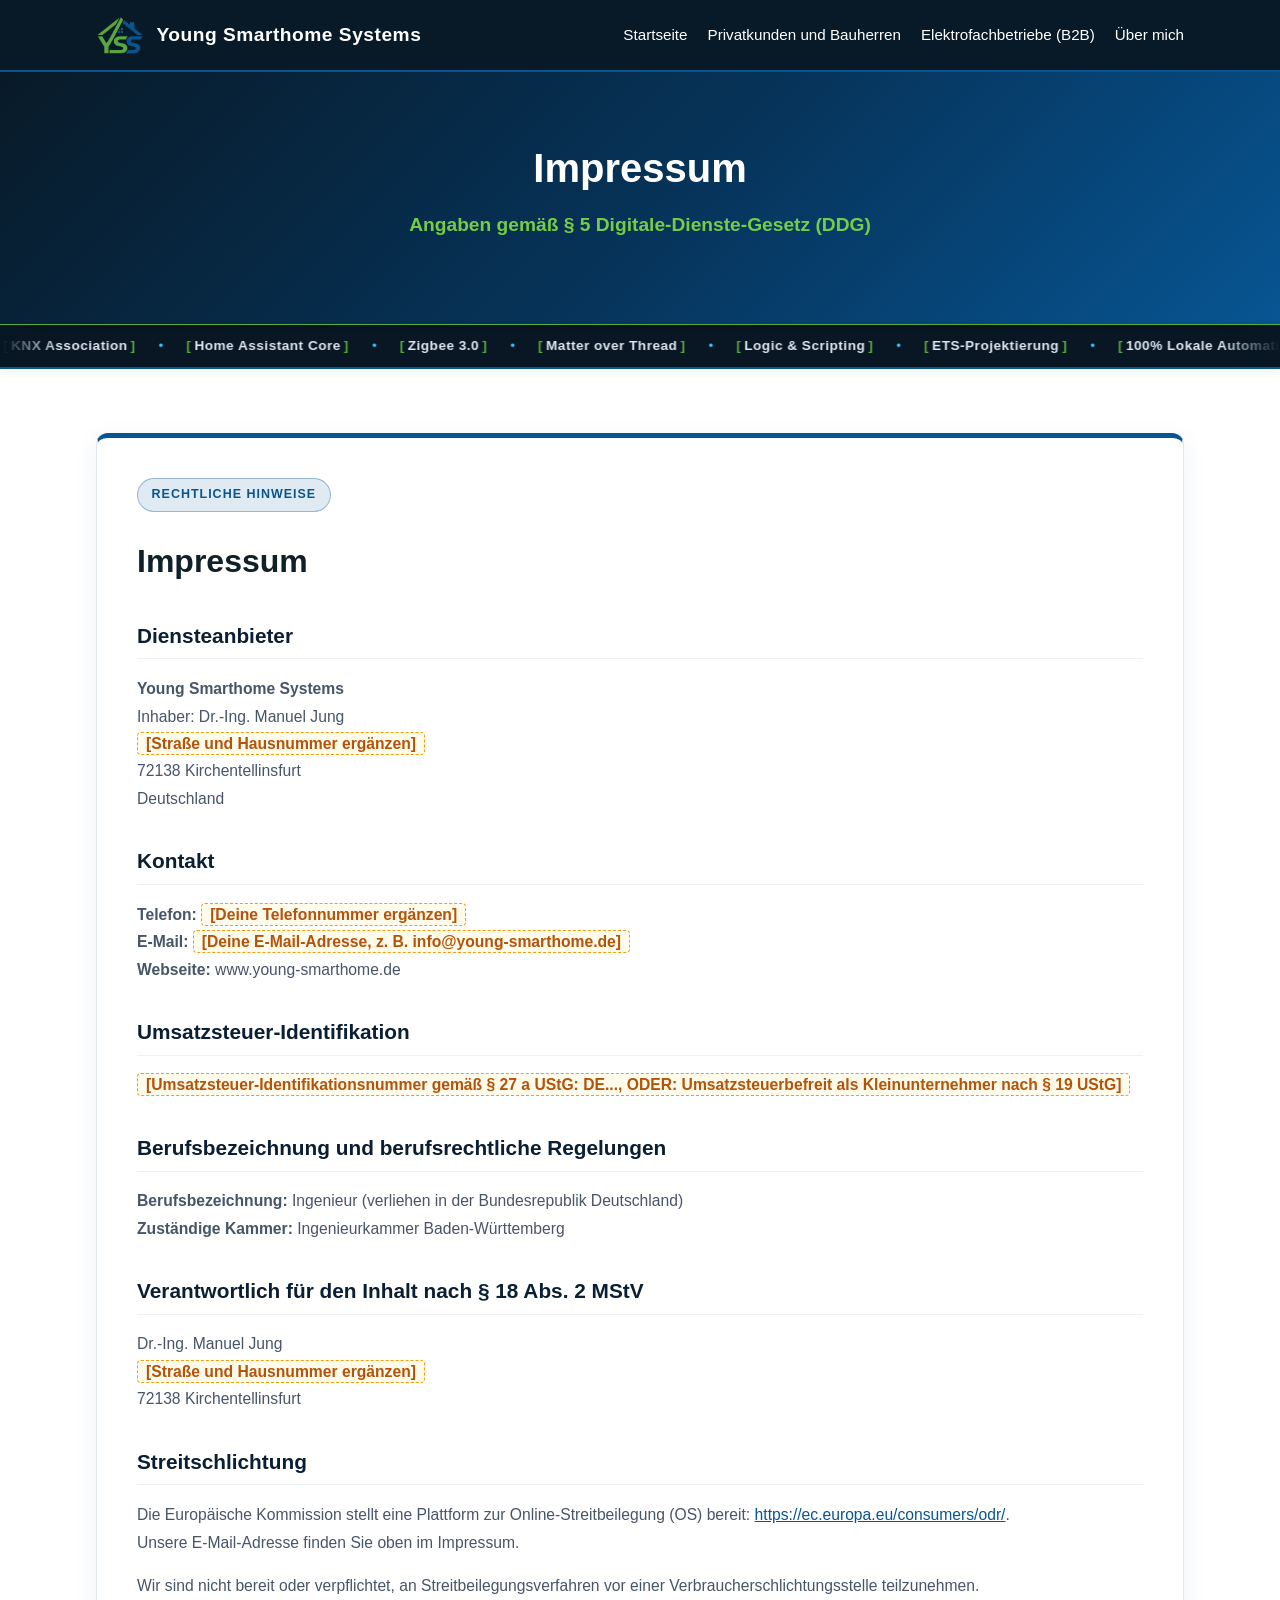
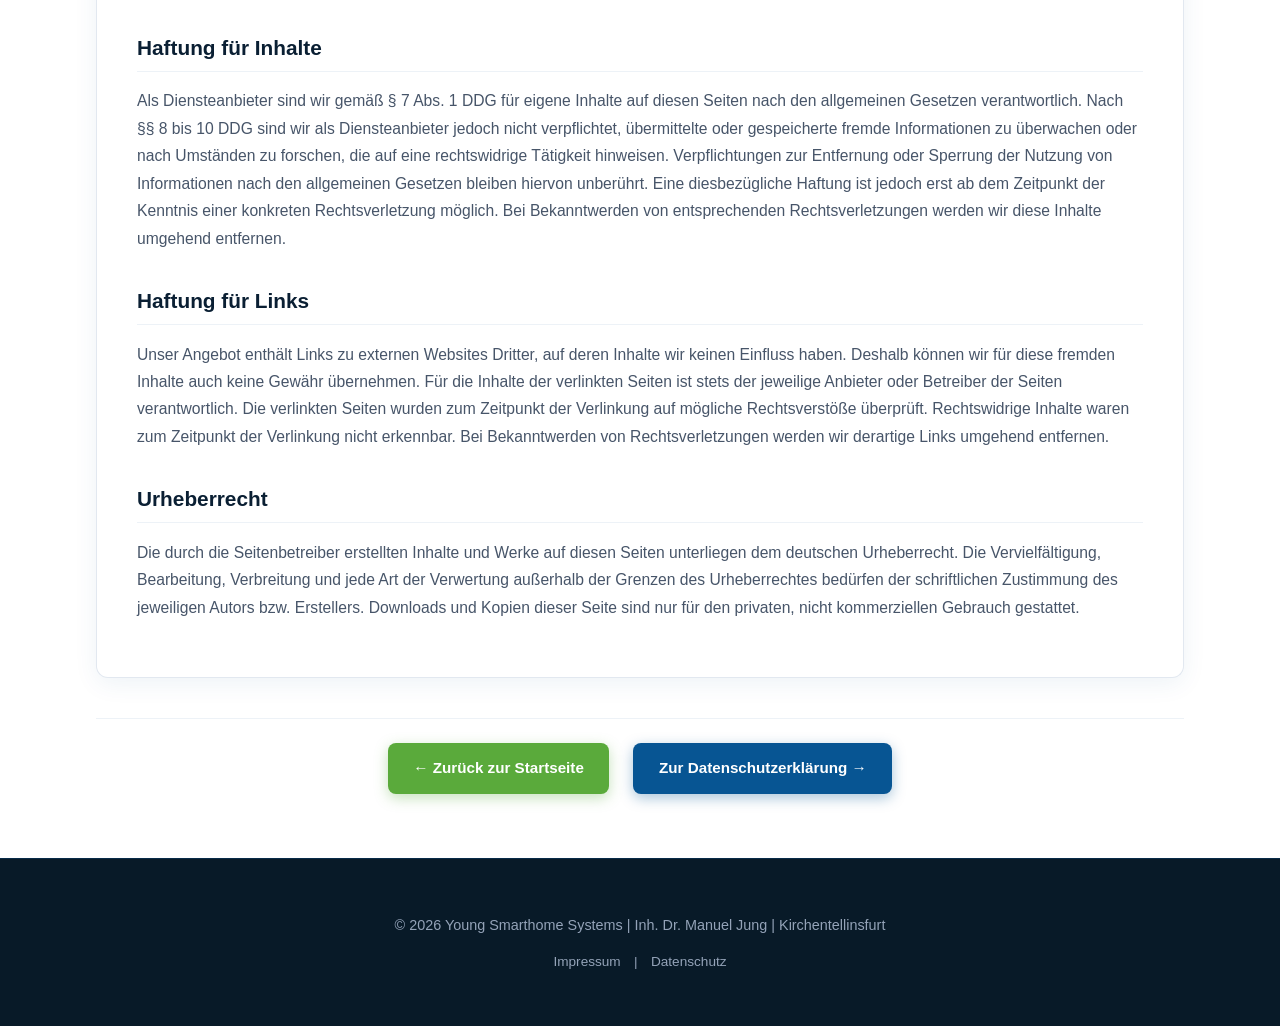
<file: impressum.html>
<!DOCTYPE html>
<html lang="de">
<head>
    <meta charset="UTF-8">
    <meta name="viewport" content="width=device-width, initial-scale=1.0">
    <title>Impressum | Young Smarthome Systems</title>
    <link rel="stylesheet" href="style.css">
</head>
<body>
    <nav>
        <div class="container">
            <div class="logo">
                <img src="logo-symbol.png" alt="YSS Logo" class="logo-icon">
                <span>Young Smarthome Systems</span>
            </div>
            <ul>
                <li><a href="index.html">Startseite</a></li>
                <li><a href="leistungen.html">Privatkunden und Bauherren</a></li>
                <li><a href="partner.html">Elektrofachbetriebe (B2B)</a></li>
                <li><a href="ueber-mich.html">Über mich</a></li>
            </ul>
        </div>
    </nav>

    <header>
        <div class="container">
            <h1>Impressum</h1>
            <p class="subtitle">Angaben gemäß § 5 Digitale-Dienste-Gesetz (DDG)</p>
        </div>
    </header>

    <div class="tech-ticker-bar" aria-label="Kerntechnologien und Protokolle">
        <div class="tech-ticker-track">
            <div class="tech-ticker-group">
                <span class="ticker-item"><span class="ticker-bracket">[</span> KNX Association <span class="ticker-bracket">]</span></span>
                <span class="ticker-sep">•</span>
                <span class="ticker-item"><span class="ticker-bracket">[</span> Home Assistant Core <span class="ticker-bracket">]</span></span>
                <span class="ticker-sep">•</span>
                <span class="ticker-item"><span class="ticker-bracket">[</span> Zigbee 3.0 <span class="ticker-bracket">]</span></span>
                <span class="ticker-sep">•</span>
                <span class="ticker-item"><span class="ticker-bracket">[</span> Matter over Thread <span class="ticker-bracket">]</span></span>
                <span class="ticker-sep">•</span>
                <span class="ticker-item"><span class="ticker-bracket">[</span> Logic &amp; Scripting <span class="ticker-bracket">]</span></span>
                <span class="ticker-sep">•</span>
                <span class="ticker-item"><span class="ticker-bracket">[</span> ETS-Projektierung <span class="ticker-bracket">]</span></span>
                <span class="ticker-sep">•</span>
                <span class="ticker-item"><span class="ticker-bracket">[</span> 100% Lokale Automation <span class="ticker-bracket">]</span></span>
                <span class="ticker-sep">•</span>
                <span class="ticker-item"><span class="ticker-bracket">[</span> KNX Association <span class="ticker-bracket">]</span></span>
                <span class="ticker-sep">•</span>
                <span class="ticker-item"><span class="ticker-bracket">[</span> Home Assistant Core <span class="ticker-bracket">]</span></span>
                <span class="ticker-sep">•</span>
                <span class="ticker-item"><span class="ticker-bracket">[</span> Zigbee 3.0 <span class="ticker-bracket">]</span></span>
                <span class="ticker-sep">•</span>
                <span class="ticker-item"><span class="ticker-bracket">[</span> Matter over Thread <span class="ticker-bracket">]</span></span>
                <span class="ticker-sep">•</span>
                <span class="ticker-item"><span class="ticker-bracket">[</span> Logic &amp; Scripting <span class="ticker-bracket">]</span></span>
                <span class="ticker-sep">•</span>
            </div>
            <div class="tech-ticker-group" aria-hidden="true">
                <span class="ticker-item"><span class="ticker-bracket">[</span> KNX Association <span class="ticker-bracket">]</span></span>
                <span class="ticker-sep">•</span>
                <span class="ticker-item"><span class="ticker-bracket">[</span> Home Assistant Core <span class="ticker-bracket">]</span></span>
                <span class="ticker-sep">•</span>
                <span class="ticker-item"><span class="ticker-bracket">[</span> Zigbee 3.0 <span class="ticker-bracket">]</span></span>
                <span class="ticker-sep">•</span>
                <span class="ticker-item"><span class="ticker-bracket">[</span> Matter over Thread <span class="ticker-bracket">]</span></span>
                <span class="ticker-sep">•</span>
                <span class="ticker-item"><span class="ticker-bracket">[</span> Logic &amp; Scripting <span class="ticker-bracket">]</span></span>
                <span class="ticker-sep">•</span>
                <span class="ticker-item"><span class="ticker-bracket">[</span> ETS-Projektierung <span class="ticker-bracket">]</span></span>
                <span class="ticker-sep">•</span>
                <span class="ticker-item"><span class="ticker-bracket">[</span> 100% Lokale Automation <span class="ticker-bracket">]</span></span>
                <span class="ticker-sep">•</span>
                <span class="ticker-item"><span class="ticker-bracket">[</span> KNX Association <span class="ticker-bracket">]</span></span>
                <span class="ticker-sep">•</span>
                <span class="ticker-item"><span class="ticker-bracket">[</span> Home Assistant Core <span class="ticker-bracket">]</span></span>
                <span class="ticker-sep">•</span>
                <span class="ticker-item"><span class="ticker-bracket">[</span> Zigbee 3.0 <span class="ticker-bracket">]</span></span>
                <span class="ticker-sep">•</span>
                <span class="ticker-item"><span class="ticker-bracket">[</span> Matter over Thread <span class="ticker-bracket">]</span></span>
                <span class="ticker-sep">•</span>
                <span class="ticker-item"><span class="ticker-bracket">[</span> Logic &amp; Scripting <span class="ticker-bracket">]</span></span>
                <span class="ticker-sep">•</span>
            </div>
        </div>
    </div>

    <section class="section container">
        <div class="legal-card">
            <span class="tab-badge badge-blue">Rechtliche Hinweise</span>
            <h2 style="text-align: left; margin: 0.5rem 0 1.5rem 0; color: #0f2027;">Impressum</h2>

            <h3>Diensteanbieter</h3>
            <p>
                <strong>Young Smarthome Systems</strong><br>
                Inhaber: Dr.-Ing. Manuel Jung<br>
                <span class="legal-placeholder">[Straße und Hausnummer ergänzen]</span><br>
                72138 Kirchentellinsfurt<br>
                Deutschland
            </p>

            <h3>Kontakt</h3>
            <p>
                <strong>Telefon:</strong> <span class="legal-placeholder">[Deine Telefonnummer ergänzen]</span><br>
                <strong>E-Mail:</strong> <span class="legal-placeholder">[Deine E-Mail-Adresse, z. B. info@young-smarthome.de]</span><br>
                <strong>Webseite:</strong> www.young-smarthome.de
            </p>

            <h3>Umsatzsteuer-Identifikation</h3>
            <p>
                <span class="legal-placeholder">[Umsatzsteuer-Identifikationsnummer gemäß § 27 a UStG: DE..., ODER: Umsatzsteuerbefreit als Kleinunternehmer nach § 19 UStG]</span>
            </p>

            <h3>Berufsbezeichnung und berufsrechtliche Regelungen</h3>
            <p>
                <strong>Berufsbezeichnung:</strong> Ingenieur (verliehen in der Bundesrepublik Deutschland)<br>
                <strong>Zuständige Kammer:</strong> Ingenieurkammer Baden-Württemberg
            </p>

            <h3>Verantwortlich für den Inhalt nach § 18 Abs. 2 MStV</h3>
            <p>
                Dr.-Ing. Manuel Jung<br>
                <span class="legal-placeholder">[Straße und Hausnummer ergänzen]</span><br>
                72138 Kirchentellinsfurt
            </p>

            <h3>Streitschlichtung</h3>
            <p>
                Die Europäische Kommission stellt eine Plattform zur Online-Streitbeilegung (OS) bereit: 
                <a href="https://ec.europa.eu/consumers/odr/" target="_blank" rel="noopener noreferrer" style="color: #075593;">https://ec.europa.eu/consumers/odr/</a>.<br>
                Unsere E-Mail-Adresse finden Sie oben im Impressum.
            </p>
            <p>
                Wir sind nicht bereit oder verpflichtet, an Streitbeilegungsverfahren vor einer Verbraucherschlichtungsstelle teilzunehmen.
            </p>

            <h3>Haftung für Inhalte</h3>
            <p>
                Als Diensteanbieter sind wir gemäß § 7 Abs. 1 DDG für eigene Inhalte auf diesen Seiten nach den allgemeinen Gesetzen verantwortlich. Nach §§ 8 bis 10 DDG sind wir als Diensteanbieter jedoch nicht verpflichtet, übermittelte oder gespeicherte fremde Informationen zu überwachen oder nach Umständen zu forschen, die auf eine rechtswidrige Tätigkeit hinweisen. Verpflichtungen zur Entfernung oder Sperrung der Nutzung von Informationen nach den allgemeinen Gesetzen bleiben hiervon unberührt. Eine diesbezügliche Haftung ist jedoch erst ab dem Zeitpunkt der Kenntnis einer konkreten Rechtsverletzung möglich. Bei Bekanntwerden von entsprechenden Rechtsverletzungen werden wir diese Inhalte umgehend entfernen.
            </p>

            <h3>Haftung für Links</h3>
            <p>
                Unser Angebot enthält Links zu externen Websites Dritter, auf deren Inhalte wir keinen Einfluss haben. Deshalb können wir für diese fremden Inhalte auch keine Gewähr übernehmen. Für die Inhalte der verlinkten Seiten ist stets der jeweilige Anbieter oder Betreiber der Seiten verantwortlich. Die verlinkten Seiten wurden zum Zeitpunkt der Verlinkung auf mögliche Rechtsverstöße überprüft. Rechtswidrige Inhalte waren zum Zeitpunkt der Verlinkung nicht erkennbar. Bei Bekanntwerden von Rechtsverletzungen werden wir derartige Links umgehend entfernen.
            </p>

            <h3>Urheberrecht</h3>
            <p>
                Die durch die Seitenbetreiber erstellten Inhalte und Werke auf diesen Seiten unterliegen dem deutschen Urheberrecht. Die Vervielfältigung, Bearbeitung, Verbreitung und jede Art der Verwertung außerhalb der Grenzen des Urheberrechtes bedürfen der schriftlichen Zustimmung des jeweiligen Autors bzw. Erstellers. Downloads und Kopien dieser Seite sind nur für den privaten, nicht kommerziellen Gebrauch gestattet.
            </p>
        </div>

        <div class="tab-action-bar" style="margin-top: 2rem; justify-content: center; gap: 1.5rem;">
            <a href="index.html" class="btn-cta btn-cta-green">
                &larr; Zurück zur Startseite
            </a>
            <a href="datenschutz.html" class="btn-cta btn-cta-blue">
                Zur Datenschutzerklärung &rarr;
            </a>
        </div>
    </section>

    <footer>
        <div class="container">
            <p>&copy; 2026 Young Smarthome Systems | Inh. Dr. Manuel Jung | Kirchentellinsfurt</p>
            <p class="footer-links">
                <a href="impressum.html">Impressum</a> | <a href="datenschutz.html">Datenschutz</a>
            </p>
        </div>
    </footer>
</body>
</html>
</file>
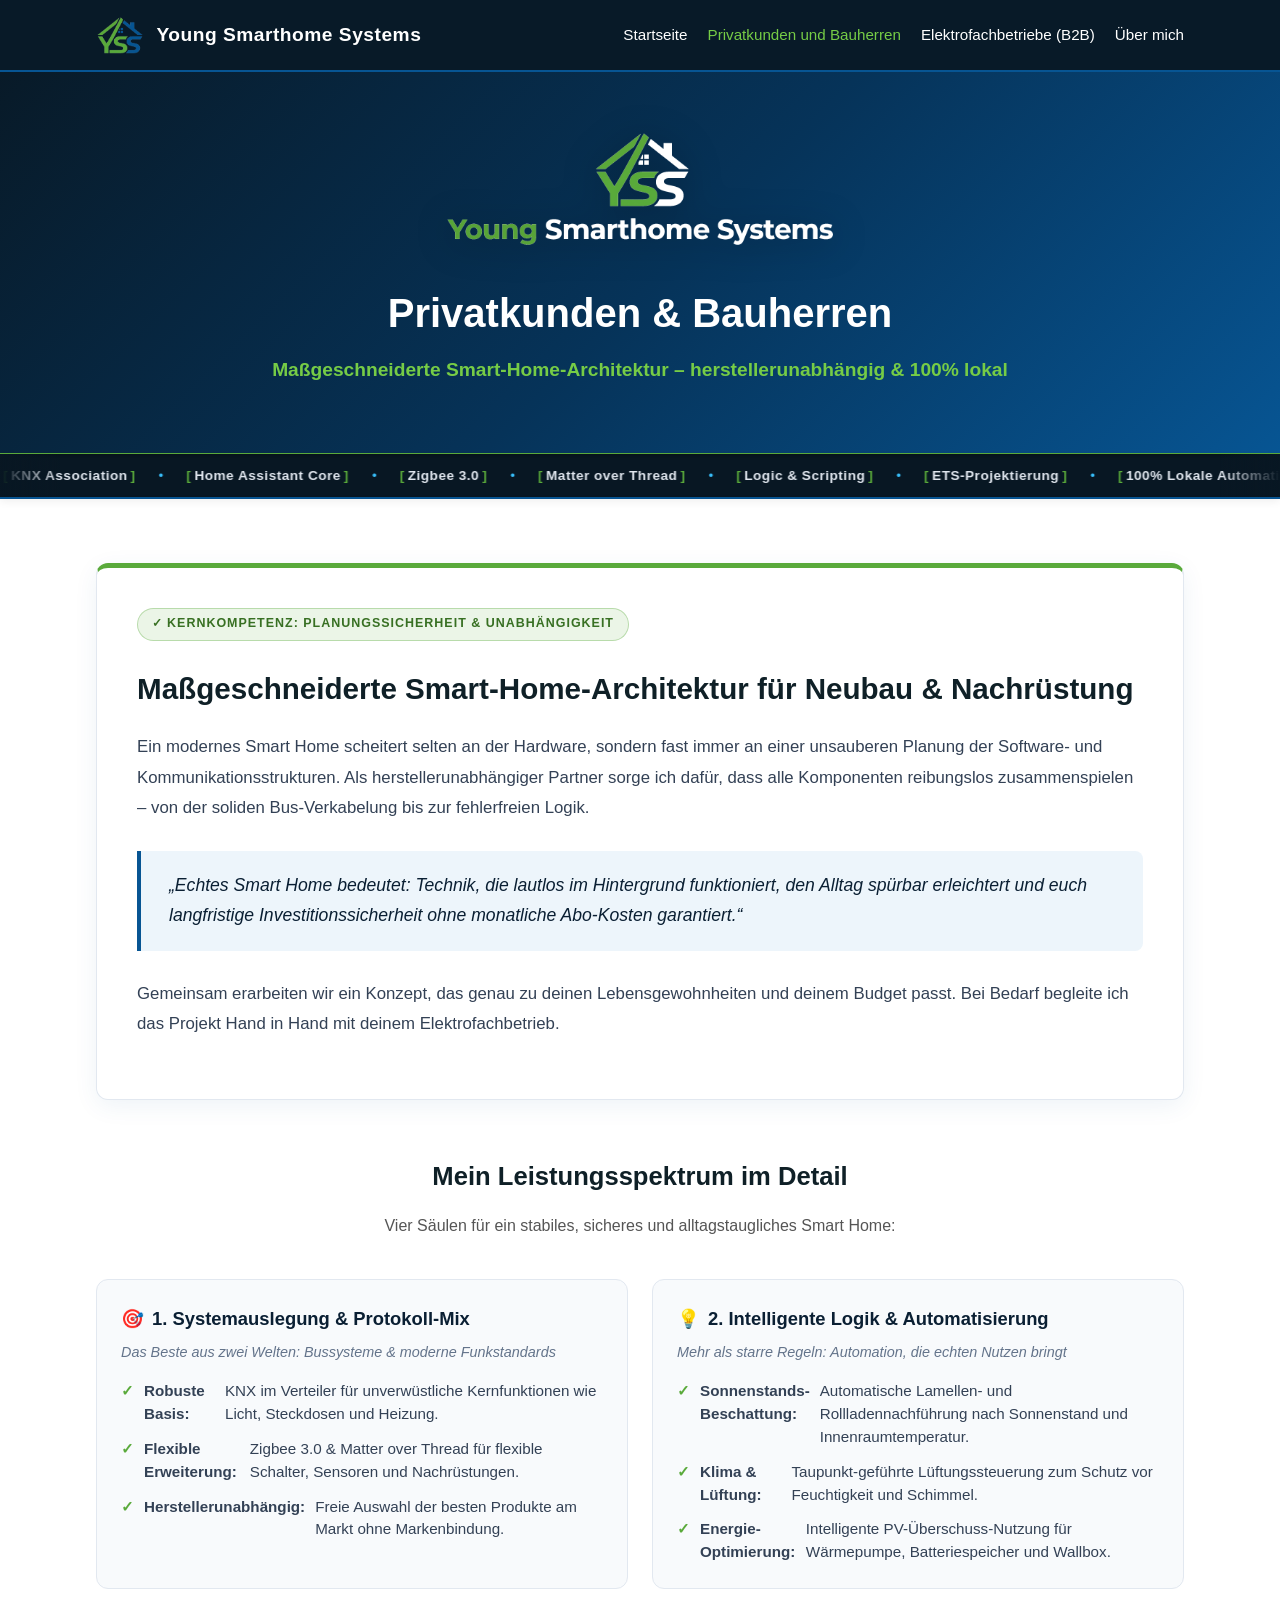
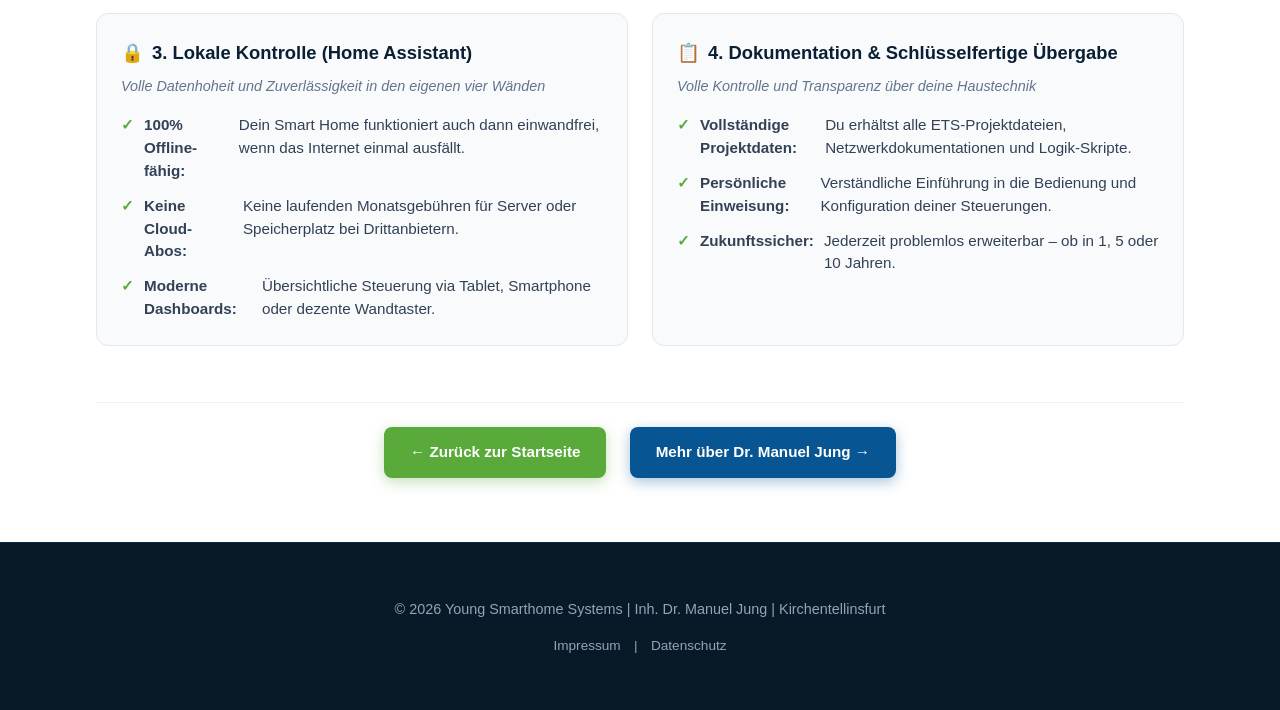
<file: leistungen.html>
<!DOCTYPE html>
<html lang="de">
<head>
    <meta charset="UTF-8">
    <meta name="viewport" content="width=device-width, initial-scale=1.0">
    <title>Privatkunden und Bauherren | Young Smarthome Systems</title>
    <link rel="stylesheet" href="style.css">
</head>
<body>
    <nav>
        <div class="container">
            <div class="logo">
                <img src="logo-symbol.png" alt="YSS Logo" class="logo-icon">
                <span>Young Smarthome Systems</span>
            </div>
            <ul>
                <li><a href="index.html">Startseite</a></li>
                <li><a href="leistungen.html" class="active">Privatkunden und Bauherren</a></li>
                <li><a href="partner.html">Elektrofachbetriebe (B2B)</a></li>
                <li><a href="ueber-mich.html">Über mich</a></li>
            </ul>
        </div>
    </nav>

    <header class="hero-home">
        <div class="container">
            <div class="hero-logo-box">
                <img src="logo-full-white.png" alt="Young Smarthome Systems" class="hero-logo">
            </div>
            <h1>Privatkunden &amp; Bauherren</h1>
            <p class="subtitle">Maßgeschneiderte Smart-Home-Architektur – herstellerunabhängig &amp; 100% lokal</p>
        </div>
    </header>

    <div class="tech-ticker-bar" aria-label="Kerntechnologien und Protokolle">
        <div class="tech-ticker-track">
            <div class="tech-ticker-group">
                <span class="ticker-item"><span class="ticker-bracket">[</span> KNX Association <span class="ticker-bracket">]</span></span>
                <span class="ticker-sep">•</span>
                <span class="ticker-item"><span class="ticker-bracket">[</span> Home Assistant Core <span class="ticker-bracket">]</span></span>
                <span class="ticker-sep">•</span>
                <span class="ticker-item"><span class="ticker-bracket">[</span> Zigbee 3.0 <span class="ticker-bracket">]</span></span>
                <span class="ticker-sep">•</span>
                <span class="ticker-item"><span class="ticker-bracket">[</span> Matter over Thread <span class="ticker-bracket">]</span></span>
                <span class="ticker-sep">•</span>
                <span class="ticker-item"><span class="ticker-bracket">[</span> Logic &amp; Scripting <span class="ticker-bracket">]</span></span>
                <span class="ticker-sep">•</span>
                <span class="ticker-item"><span class="ticker-bracket">[</span> ETS-Projektierung <span class="ticker-bracket">]</span></span>
                <span class="ticker-sep">•</span>
                <span class="ticker-item"><span class="ticker-bracket">[</span> 100% Lokale Automation <span class="ticker-bracket">]</span></span>
                <span class="ticker-sep">•</span>
                <span class="ticker-item"><span class="ticker-bracket">[</span> KNX Association <span class="ticker-bracket">]</span></span>
                <span class="ticker-sep">•</span>
                <span class="ticker-item"><span class="ticker-bracket">[</span> Home Assistant Core <span class="ticker-bracket">]</span></span>
                <span class="ticker-sep">•</span>
                <span class="ticker-item"><span class="ticker-bracket">[</span> Zigbee 3.0 <span class="ticker-bracket">]</span></span>
                <span class="ticker-sep">•</span>
                <span class="ticker-item"><span class="ticker-bracket">[</span> Matter over Thread <span class="ticker-bracket">]</span></span>
                <span class="ticker-sep">•</span>
                <span class="ticker-item"><span class="ticker-bracket">[</span> Logic &amp; Scripting <span class="ticker-bracket">]</span></span>
                <span class="ticker-sep">•</span>
            </div>
            <div class="tech-ticker-group" aria-hidden="true">
                <span class="ticker-item"><span class="ticker-bracket">[</span> KNX Association <span class="ticker-bracket">]</span></span>
                <span class="ticker-sep">•</span>
                <span class="ticker-item"><span class="ticker-bracket">[</span> Home Assistant Core <span class="ticker-bracket">]</span></span>
                <span class="ticker-sep">•</span>
                <span class="ticker-item"><span class="ticker-bracket">[</span> Zigbee 3.0 <span class="ticker-bracket">]</span></span>
                <span class="ticker-sep">•</span>
                <span class="ticker-item"><span class="ticker-bracket">[</span> Matter over Thread <span class="ticker-bracket">]</span></span>
                <span class="ticker-sep">•</span>
                <span class="ticker-item"><span class="ticker-bracket">[</span> Logic &amp; Scripting <span class="ticker-bracket">]</span></span>
                <span class="ticker-sep">•</span>
                <span class="ticker-item"><span class="ticker-bracket">[</span> ETS-Projektierung <span class="ticker-bracket">]</span></span>
                <span class="ticker-sep">•</span>
                <span class="ticker-item"><span class="ticker-bracket">[</span> 100% Lokale Automation <span class="ticker-bracket">]</span></span>
                <span class="ticker-sep">•</span>
                <span class="ticker-item"><span class="ticker-bracket">[</span> KNX Association <span class="ticker-bracket">]</span></span>
                <span class="ticker-sep">•</span>
                <span class="ticker-item"><span class="ticker-bracket">[</span> Home Assistant Core <span class="ticker-bracket">]</span></span>
                <span class="ticker-sep">•</span>
                <span class="ticker-item"><span class="ticker-bracket">[</span> Zigbee 3.0 <span class="ticker-bracket">]</span></span>
                <span class="ticker-sep">•</span>
                <span class="ticker-item"><span class="ticker-bracket">[</span> Matter over Thread <span class="ticker-bracket">]</span></span>
                <span class="ticker-sep">•</span>
                <span class="ticker-item"><span class="ticker-bracket">[</span> Logic &amp; Scripting <span class="ticker-bracket">]</span></span>
                <span class="ticker-sep">•</span>
            </div>
        </div>
    </div>

    <section class="section container">
        <div class="profile-highlight-card">
            <span class="tab-badge badge-green">✓ Kernkompetenz: Planungssicherheit &amp; Unabhängigkeit</span>
            <h2 style="text-align: left; margin: 0.5rem 0 1.25rem 0; font-size: 1.85rem; color: #0f2027;">
                Maßgeschneiderte Smart-Home-Architektur für Neubau &amp; Nachrüstung
            </h2>

            <div class="profile-story">
                <p>
                    Ein modernes Smart Home scheitert selten an der Hardware, sondern fast immer an einer unsauberen Planung der Software- und Kommunikationsstrukturen. Als herstellerunabhängiger Partner sorge ich dafür, dass alle Komponenten reibungslos zusammenspielen – von der soliden Bus-Verkabelung bis zur fehlerfreien Logik.
                </p>

                <div class="quote-box">
                    „Echtes Smart Home bedeutet: Technik, die lautlos im Hintergrund funktioniert, den Alltag spürbar erleichtert und euch langfristige Investitionssicherheit ohne monatliche Abo-Kosten garantiert.“
                </div>

                <p>
                    Gemeinsam erarbeiten wir ein Konzept, das genau zu deinen Lebensgewohnheiten und deinem Budget passt. Bei Bedarf begleite ich das Projekt Hand in Hand mit deinem Elektrofachbetrieb.
                </p>
            </div>
        </div>

        <h3 style="text-align: center; color: #0f2027; font-size: 1.6rem; margin: 3.5rem 0 1rem 0;">Mein Leistungsspektrum im Detail</h3>
        <p style="text-align: center; max-width: 800px; margin: 0 auto 2.5rem auto; color: #555;">
            Vier Säulen für ein stabiles, sicheres und alltagstaugliches Smart Home:
        </p>

        <div class="tab-features-grid privat-theme">
            <div class="tab-feature-card">
                <h4><span>🎯</span> 1. Systemauslegung &amp; Protokoll-Mix</h4>
                <p class="subtitle-feat">Das Beste aus zwei Welten: Bussysteme &amp; moderne Funkstandards</p>
                <ul class="tab-feature-list">
                    <li><span class="check-icon">✓</span> <strong>Robuste Basis:</strong> KNX im Verteiler für unverwüstliche Kernfunktionen wie Licht, Steckdosen und Heizung.</li>
                    <li><span class="check-icon">✓</span> <strong>Flexible Erweiterung:</strong> Zigbee 3.0 &amp; Matter over Thread für flexible Schalter, Sensoren und Nachrüstungen.</li>
                    <li><span class="check-icon">✓</span> <strong>Herstellerunabhängig:</strong> Freie Auswahl der besten Produkte am Markt ohne Markenbindung.</li>
                </ul>
            </div>

            <div class="tab-feature-card">
                <h4><span>💡</span> 2. Intelligente Logik &amp; Automatisierung</h4>
                <p class="subtitle-feat">Mehr als starre Regeln: Automation, die echten Nutzen bringt</p>
                <ul class="tab-feature-list">
                    <li><span class="check-icon">✓</span> <strong>Sonnenstands-Beschattung:</strong> Automatische Lamellen- und Rollladennachführung nach Sonnenstand und Innenraumtemperatur.</li>
                    <li><span class="check-icon">✓</span> <strong>Klima &amp; Lüftung:</strong> Taupunkt-geführte Lüftungssteuerung zum Schutz vor Feuchtigkeit und Schimmel.</li>
                    <li><span class="check-icon">✓</span> <strong>Energie-Optimierung:</strong> Intelligente PV-Überschuss-Nutzung für Wärmepumpe, Batteriespeicher und Wallbox.</li>
                </ul>
            </div>

            <div class="tab-feature-card">
                <h4><span>🔒</span> 3. Lokale Kontrolle (Home Assistant)</h4>
                <p class="subtitle-feat">Volle Datenhoheit und Zuverlässigkeit in den eigenen vier Wänden</p>
                <ul class="tab-feature-list">
                    <li><span class="check-icon">✓</span> <strong>100% Offline-fähig:</strong> Dein Smart Home funktioniert auch dann einwandfrei, wenn das Internet einmal ausfällt.</li>
                    <li><span class="check-icon">✓</span> <strong>Keine Cloud-Abos:</strong> Keine laufenden Monatsgebühren für Server oder Speicherplatz bei Drittanbietern.</li>
                    <li><span class="check-icon">✓</span> <strong>Moderne Dashboards:</strong> Übersichtliche Steuerung via Tablet, Smartphone oder dezente Wandtaster.</li>
                </ul>
            </div>

            <div class="tab-feature-card">
                <h4><span>📋</span> 4. Dokumentation &amp; Schlüsselfertige Übergabe</h4>
                <p class="subtitle-feat">Volle Kontrolle und Transparenz über deine Haustechnik</p>
                <ul class="tab-feature-list">
                    <li><span class="check-icon">✓</span> <strong>Vollständige Projektdaten:</strong> Du erhältst alle ETS-Projektdateien, Netzwerkdokumentationen und Logik-Skripte.</li>
                    <li><span class="check-icon">✓</span> <strong>Persönliche Einweisung:</strong> Verständliche Einführung in die Bedienung und Konfiguration deiner Steuerungen.</li>
                    <li><span class="check-icon">✓</span> <strong>Zukunftssicher:</strong> Jederzeit problemlos erweiterbar – ob in 1, 5 oder 10 Jahren.</li>
                </ul>
            </div>
        </div>

        <div class="tab-action-bar" style="margin-top: 3.5rem; justify-content: center; gap: 1.5rem;">
            <a href="index.html" class="btn-cta btn-cta-green">
                &larr; Zurück zur Startseite
            </a>
            <a href="ueber-mich.html" class="btn-cta btn-cta-blue">
                Mehr über Dr. Manuel Jung &rarr;
            </a>
        </div>
    </section>

    <footer>
        <div class="container">
            <p>&copy; 2026 Young Smarthome Systems | Inh. Dr. Manuel Jung | Kirchentellinsfurt</p>
            <p class="footer-links">
                <a href="impressum.html">Impressum</a> | <a href="datenschutz.html">Datenschutz</a>
            </p>
        </div>
    </footer>
</body>
</html>
</file>
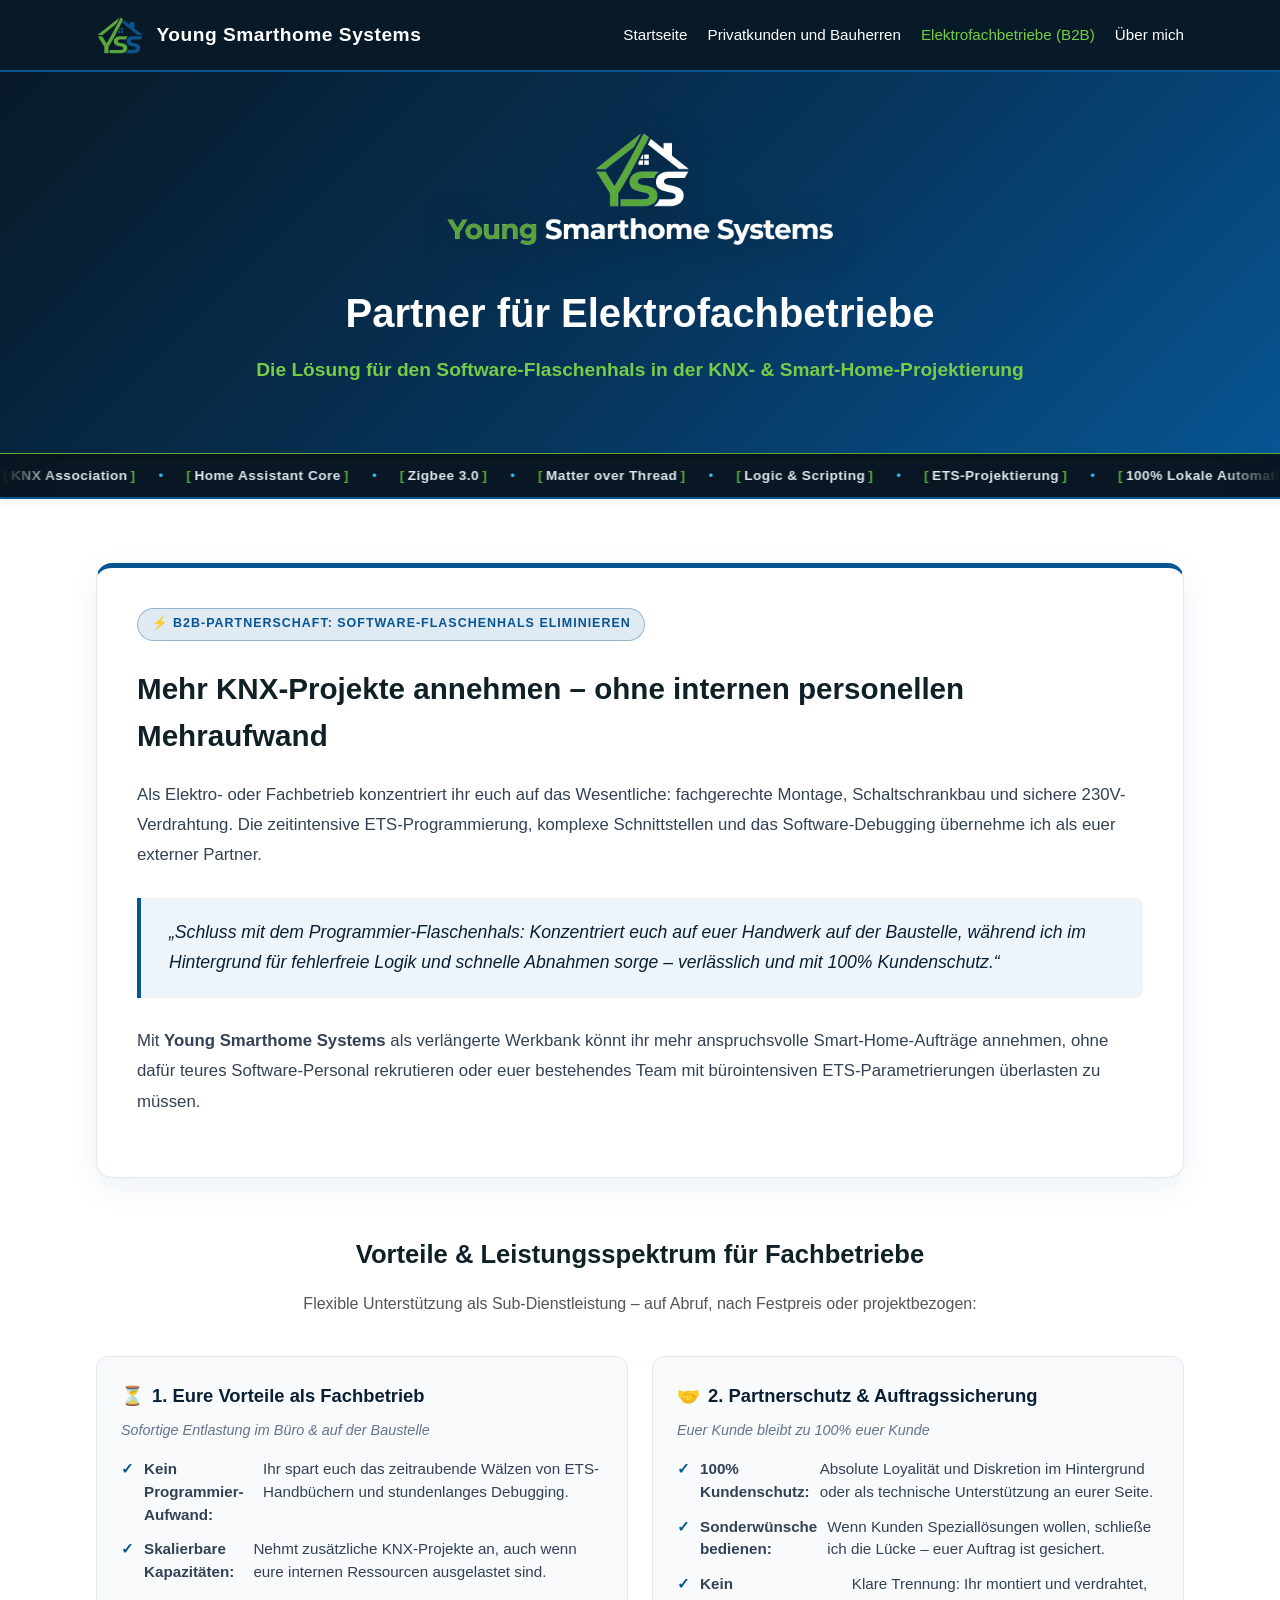
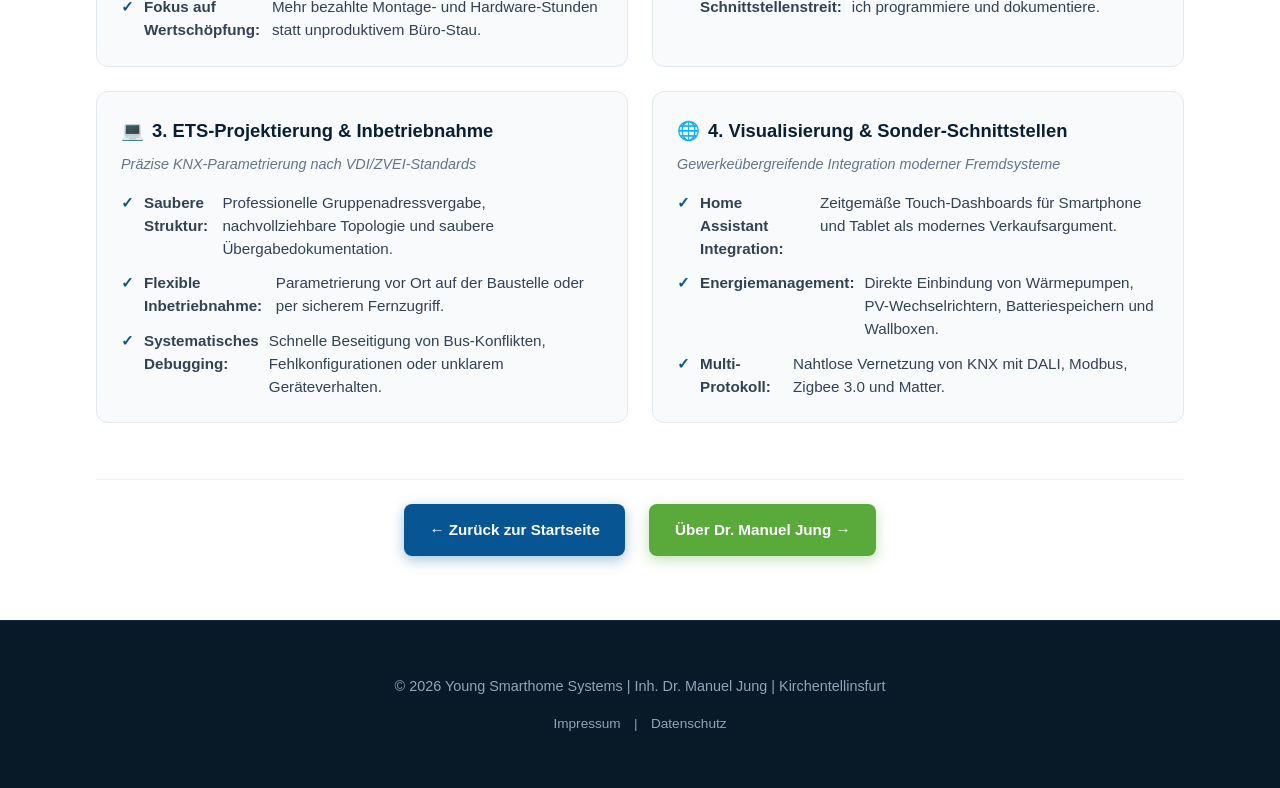
<file: partner.html>
<!DOCTYPE html>
<html lang="de">
<head>
    <meta charset="UTF-8">
    <meta name="viewport" content="width=device-width, initial-scale=1.0">
    <title>Elektrofachbetriebe (B2B) | Young Smarthome Systems</title>
    <link rel="stylesheet" href="style.css">
</head>
<body>
    <nav>
        <div class="container">
            <div class="logo">
                <img src="logo-symbol.png" alt="YSS Logo" class="logo-icon">
                <span>Young Smarthome Systems</span>
            </div>
            <ul>
                <li><a href="index.html">Startseite</a></li>
                <li><a href="leistungen.html">Privatkunden und Bauherren</a></li>
                <li><a href="partner.html" class="active">Elektrofachbetriebe (B2B)</a></li>
                <li><a href="ueber-mich.html">Über mich</a></li>
            </ul>
        </div>
    </nav>

    <header class="hero-home">
        <div class="container">
            <div class="hero-logo-box">
                <img src="logo-full-white.png" alt="Young Smarthome Systems" class="hero-logo">
            </div>
            <h1>Partner für Elektrofachbetriebe</h1>
            <p class="subtitle">Die Lösung für den Software-Flaschenhals in der KNX- &amp; Smart-Home-Projektierung</p>
        </div>
    </header>

    <div class="tech-ticker-bar" aria-label="Kerntechnologien und Protokolle">
        <div class="tech-ticker-track">
            <div class="tech-ticker-group">
                <span class="ticker-item"><span class="ticker-bracket">[</span> KNX Association <span class="ticker-bracket">]</span></span>
                <span class="ticker-sep">•</span>
                <span class="ticker-item"><span class="ticker-bracket">[</span> Home Assistant Core <span class="ticker-bracket">]</span></span>
                <span class="ticker-sep">•</span>
                <span class="ticker-item"><span class="ticker-bracket">[</span> Zigbee 3.0 <span class="ticker-bracket">]</span></span>
                <span class="ticker-sep">•</span>
                <span class="ticker-item"><span class="ticker-bracket">[</span> Matter over Thread <span class="ticker-bracket">]</span></span>
                <span class="ticker-sep">•</span>
                <span class="ticker-item"><span class="ticker-bracket">[</span> Logic &amp; Scripting <span class="ticker-bracket">]</span></span>
                <span class="ticker-sep">•</span>
                <span class="ticker-item"><span class="ticker-bracket">[</span> ETS-Projektierung <span class="ticker-bracket">]</span></span>
                <span class="ticker-sep">•</span>
                <span class="ticker-item"><span class="ticker-bracket">[</span> 100% Lokale Automation <span class="ticker-bracket">]</span></span>
                <span class="ticker-sep">•</span>
                <span class="ticker-item"><span class="ticker-bracket">[</span> KNX Association <span class="ticker-bracket">]</span></span>
                <span class="ticker-sep">•</span>
                <span class="ticker-item"><span class="ticker-bracket">[</span> Home Assistant Core <span class="ticker-bracket">]</span></span>
                <span class="ticker-sep">•</span>
                <span class="ticker-item"><span class="ticker-bracket">[</span> Zigbee 3.0 <span class="ticker-bracket">]</span></span>
                <span class="ticker-sep">•</span>
                <span class="ticker-item"><span class="ticker-bracket">[</span> Matter over Thread <span class="ticker-bracket">]</span></span>
                <span class="ticker-sep">•</span>
                <span class="ticker-item"><span class="ticker-bracket">[</span> Logic &amp; Scripting <span class="ticker-bracket">]</span></span>
                <span class="ticker-sep">•</span>
            </div>
            <div class="tech-ticker-group" aria-hidden="true">
                <span class="ticker-item"><span class="ticker-bracket">[</span> KNX Association <span class="ticker-bracket">]</span></span>
                <span class="ticker-sep">•</span>
                <span class="ticker-item"><span class="ticker-bracket">[</span> Home Assistant Core <span class="ticker-bracket">]</span></span>
                <span class="ticker-sep">•</span>
                <span class="ticker-item"><span class="ticker-bracket">[</span> Zigbee 3.0 <span class="ticker-bracket">]</span></span>
                <span class="ticker-sep">•</span>
                <span class="ticker-item"><span class="ticker-bracket">[</span> Matter over Thread <span class="ticker-bracket">]</span></span>
                <span class="ticker-sep">•</span>
                <span class="ticker-item"><span class="ticker-bracket">[</span> Logic &amp; Scripting <span class="ticker-bracket">]</span></span>
                <span class="ticker-sep">•</span>
                <span class="ticker-item"><span class="ticker-bracket">[</span> ETS-Projektierung <span class="ticker-bracket">]</span></span>
                <span class="ticker-sep">•</span>
                <span class="ticker-item"><span class="ticker-bracket">[</span> 100% Lokale Automation <span class="ticker-bracket">]</span></span>
                <span class="ticker-sep">•</span>
                <span class="ticker-item"><span class="ticker-bracket">[</span> KNX Association <span class="ticker-bracket">]</span></span>
                <span class="ticker-sep">•</span>
                <span class="ticker-item"><span class="ticker-bracket">[</span> Home Assistant Core <span class="ticker-bracket">]</span></span>
                <span class="ticker-sep">•</span>
                <span class="ticker-item"><span class="ticker-bracket">[</span> Zigbee 3.0 <span class="ticker-bracket">]</span></span>
                <span class="ticker-sep">•</span>
                <span class="ticker-item"><span class="ticker-bracket">[</span> Matter over Thread <span class="ticker-bracket">]</span></span>
                <span class="ticker-sep">•</span>
                <span class="ticker-item"><span class="ticker-bracket">[</span> Logic &amp; Scripting <span class="ticker-bracket">]</span></span>
                <span class="ticker-sep">•</span>
            </div>
        </div>
    </div>

    <section class="section container">
        <div class="tab-hero-card partner-theme">
            <span class="tab-badge badge-blue">⚡ B2B-Partnerschaft: Software-Flaschenhals eliminieren</span>
            <h2 style="text-align: left; margin: 0.5rem 0 1.25rem 0; font-size: 1.85rem; color: #0f2027;">
                Mehr KNX-Projekte annehmen – ohne internen personellen Mehraufwand
            </h2>

            <div class="profile-story">
                <p>
                    Als Elektro- oder Fachbetrieb konzentriert ihr euch auf das Wesentliche: fachgerechte Montage, Schaltschrankbau und sichere 230V-Verdrahtung. Die zeitintensive ETS-Programmierung, komplexe Schnittstellen und das Software-Debugging übernehme ich als euer externer Partner.
                </p>

                <div class="quote-box">
                    „Schluss mit dem Programmier-Flaschenhals: Konzentriert euch auf euer Handwerk auf der Baustelle, während ich im Hintergrund für fehlerfreie Logik und schnelle Abnahmen sorge – verlässlich und mit 100% Kundenschutz.“
                </div>

                <p>
                    Mit <strong>Young Smarthome Systems</strong> als verlängerte Werkbank könnt ihr mehr anspruchsvolle Smart-Home-Aufträge annehmen, ohne dafür teures Software-Personal rekrutieren oder euer bestehendes Team mit bürointensiven ETS-Parametrierungen überlasten zu müssen.
                </p>
            </div>
        </div>

        <h3 style="text-align: center; color: #0f2027; font-size: 1.6rem; margin: 3.5rem 0 1rem 0;">Vorteile &amp; Leistungsspektrum für Fachbetriebe</h3>
        <p style="text-align: center; max-width: 800px; margin: 0 auto 2.5rem auto; color: #555;">
            Flexible Unterstützung als Sub-Dienstleistung – auf Abruf, nach Festpreis oder projektbezogen:
        </p>

        <div class="tab-features-grid partner-theme">
            <div class="tab-feature-card">
                <h4><span>⏳</span> 1. Eure Vorteile als Fachbetrieb</h4>
                <p class="subtitle-feat">Sofortige Entlastung im Büro &amp; auf der Baustelle</p>
                <ul class="tab-feature-list">
                    <li><span class="check-icon">✓</span> <strong>Kein Programmier-Aufwand:</strong> Ihr spart euch das zeitraubende Wälzen von ETS-Handbüchern und stundenlanges Debugging.</li>
                    <li><span class="check-icon">✓</span> <strong>Skalierbare Kapazitäten:</strong> Nehmt zusätzliche KNX-Projekte an, auch wenn eure internen Ressourcen ausgelastet sind.</li>
                    <li><span class="check-icon">✓</span> <strong>Fokus auf Wertschöpfung:</strong> Mehr bezahlte Montage- und Hardware-Stunden statt unproduktivem Büro-Stau.</li>
                </ul>
            </div>

            <div class="tab-feature-card">
                <h4><span>🤝</span> 2. Partnerschutz &amp; Auftragssicherung</h4>
                <p class="subtitle-feat">Euer Kunde bleibt zu 100% euer Kunde</p>
                <ul class="tab-feature-list">
                    <li><span class="check-icon">✓</span> <strong>100% Kundenschutz:</strong> Absolute Loyalität und Diskretion im Hintergrund oder als technische Unterstützung an eurer Seite.</li>
                    <li><span class="check-icon">✓</span> <strong>Sonderwünsche bedienen:</strong> Wenn Kunden Speziallösungen wollen, schließe ich die Lücke – euer Auftrag ist gesichert.</li>
                    <li><span class="check-icon">✓</span> <strong>Kein Schnittstellenstreit:</strong> Klare Trennung: Ihr montiert und verdrahtet, ich programmiere und dokumentiere.</li>
                </ul>
            </div>

            <div class="tab-feature-card">
                <h4><span>💻</span> 3. ETS-Projektierung &amp; Inbetriebnahme</h4>
                <p class="subtitle-feat">Präzise KNX-Parametrierung nach VDI/ZVEI-Standards</p>
                <ul class="tab-feature-list">
                    <li><span class="check-icon">✓</span> <strong>Saubere Struktur:</strong> Professionelle Gruppenadressvergabe, nachvollziehbare Topologie und saubere Übergabedokumentation.</li>
                    <li><span class="check-icon">✓</span> <strong>Flexible Inbetriebnahme:</strong> Parametrierung vor Ort auf der Baustelle oder per sicherem Fernzugriff.</li>
                    <li><span class="check-icon">✓</span> <strong>Systematisches Debugging:</strong> Schnelle Beseitigung von Bus-Konflikten, Fehlkonfigurationen oder unklarem Geräteverhalten.</li>
                </ul>
            </div>

            <div class="tab-feature-card">
                <h4><span>🌐</span> 4. Visualisierung &amp; Sonder-Schnittstellen</h4>
                <p class="subtitle-feat">Gewerkeübergreifende Integration moderner Fremdsysteme</p>
                <ul class="tab-feature-list">
                    <li><span class="check-icon">✓</span> <strong>Home Assistant Integration:</strong> Zeitgemäße Touch-Dashboards für Smartphone und Tablet als modernes Verkaufsargument.</li>
                    <li><span class="check-icon">✓</span> <strong>Energiemanagement:</strong> Direkte Einbindung von Wärmepumpen, PV-Wechselrichtern, Batteriespeichern und Wallboxen.</li>
                    <li><span class="check-icon">✓</span> <strong>Multi-Protokoll:</strong> Nahtlose Vernetzung von KNX mit DALI, Modbus, Zigbee 3.0 und Matter.</li>
                </ul>
            </div>
        </div>

        <div class="tab-action-bar" style="margin-top: 3.5rem; justify-content: center; gap: 1.5rem;">
            <a href="index.html" class="btn-cta btn-cta-blue">
                &larr; Zurück zur Startseite
            </a>
            <a href="ueber-mich.html" class="btn-cta btn-cta-green">
                Über Dr. Manuel Jung &rarr;
            </a>
        </div>
    </section>

    <footer>
        <div class="container">
            <p>&copy; 2026 Young Smarthome Systems | Inh. Dr. Manuel Jung | Kirchentellinsfurt</p>
            <p class="footer-links">
                <a href="impressum.html">Impressum</a> | <a href="datenschutz.html">Datenschutz</a>
            </p>
        </div>
    </footer>
</body>
</html>
</file>
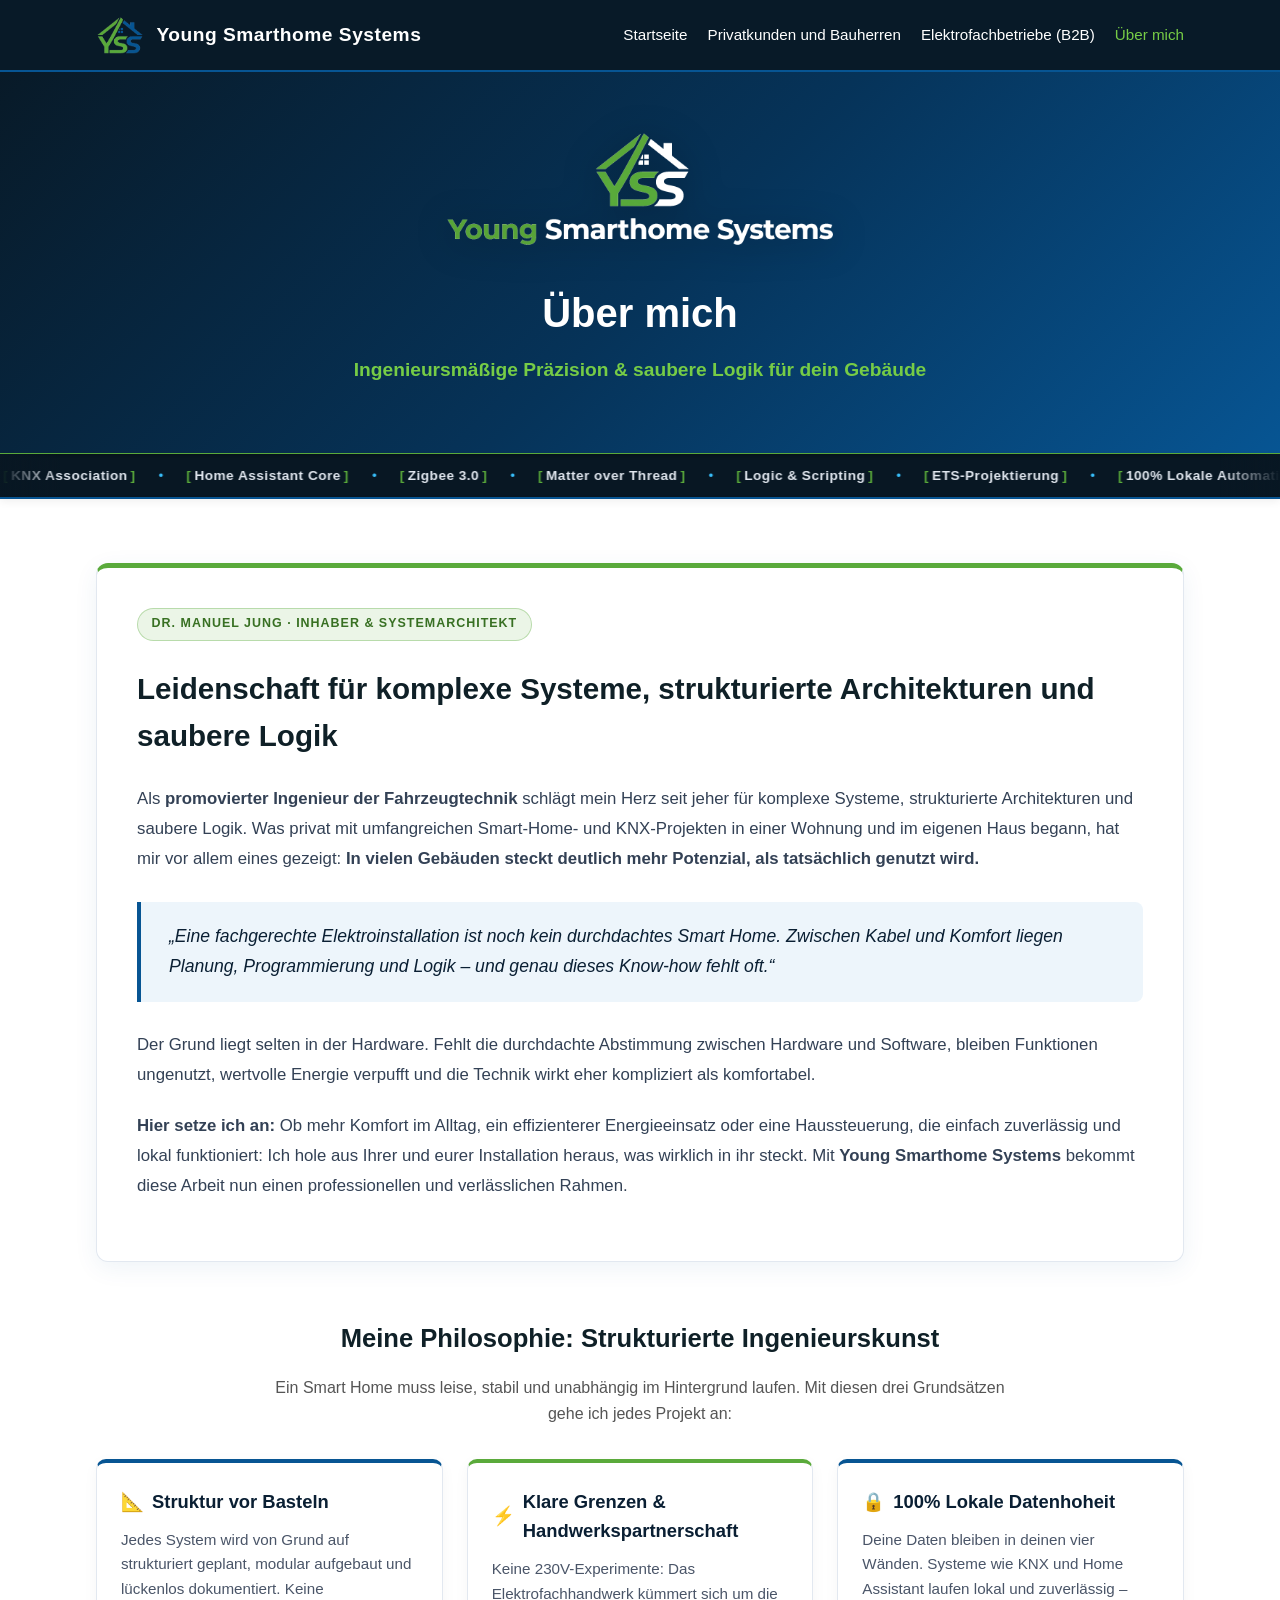
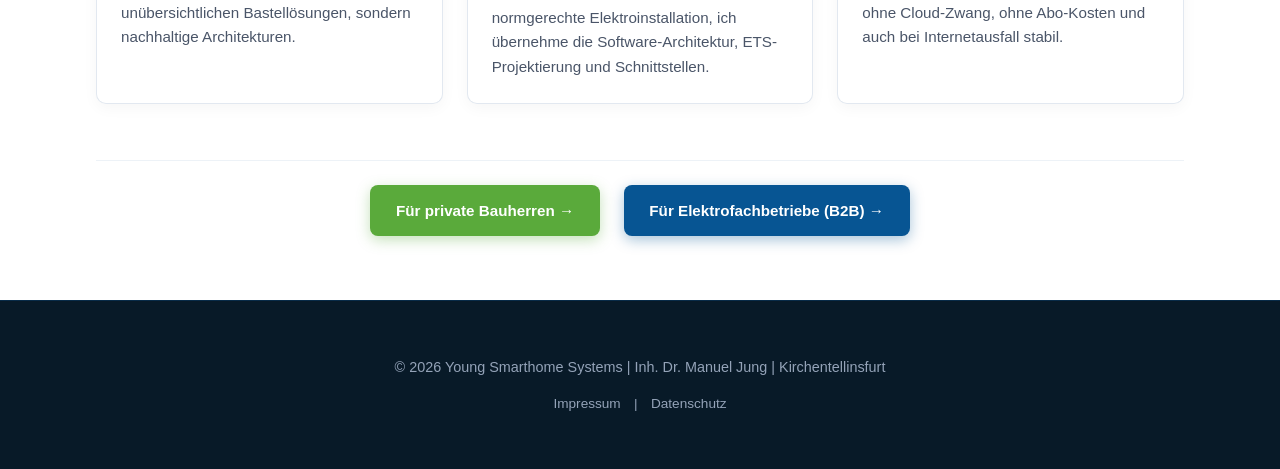
<file: ueber-mich.html>
<!DOCTYPE html>
<html lang="de">
<head>
    <meta charset="UTF-8">
    <meta name="viewport" content="width=device-width, initial-scale=1.0">
    <title>Über mich | Young Smarthome Systems</title>
    <link rel="stylesheet" href="style.css">
</head>
<body>
    <nav>
        <div class="container">
            <div class="logo">
                <img src="logo-symbol.png" alt="YSS Logo" class="logo-icon">
                <span>Young Smarthome Systems</span>
            </div>
            <ul>
                <li><a href="index.html">Startseite</a></li>
                <li><a href="leistungen.html">Privatkunden und Bauherren</a></li>
                <li><a href="partner.html">Elektrofachbetriebe (B2B)</a></li>
                <li><a href="ueber-mich.html" class="active">Über mich</a></li>
            </ul>
        </div>
    </nav>

    <header class="hero-home">
        <div class="container">
            <div class="hero-logo-box">
                <img src="logo-full-white.png" alt="Young Smarthome Systems" class="hero-logo">
            </div>
            <h1>Über mich</h1>
            <p class="subtitle">Ingenieursmäßige Präzision &amp; saubere Logik für dein Gebäude</p>
        </div>
    </header>

    <div class="tech-ticker-bar" aria-label="Kerntechnologien und Protokolle">
        <div class="tech-ticker-track">
            <div class="tech-ticker-group">
                <span class="ticker-item"><span class="ticker-bracket">[</span> KNX Association <span class="ticker-bracket">]</span></span>
                <span class="ticker-sep">•</span>
                <span class="ticker-item"><span class="ticker-bracket">[</span> Home Assistant Core <span class="ticker-bracket">]</span></span>
                <span class="ticker-sep">•</span>
                <span class="ticker-item"><span class="ticker-bracket">[</span> Zigbee 3.0 <span class="ticker-bracket">]</span></span>
                <span class="ticker-sep">•</span>
                <span class="ticker-item"><span class="ticker-bracket">[</span> Matter over Thread <span class="ticker-bracket">]</span></span>
                <span class="ticker-sep">•</span>
                <span class="ticker-item"><span class="ticker-bracket">[</span> Logic &amp; Scripting <span class="ticker-bracket">]</span></span>
                <span class="ticker-sep">•</span>
                <span class="ticker-item"><span class="ticker-bracket">[</span> ETS-Projektierung <span class="ticker-bracket">]</span></span>
                <span class="ticker-sep">•</span>
                <span class="ticker-item"><span class="ticker-bracket">[</span> 100% Lokale Automation <span class="ticker-bracket">]</span></span>
                <span class="ticker-sep">•</span>
                <span class="ticker-item"><span class="ticker-bracket">[</span> KNX Association <span class="ticker-bracket">]</span></span>
                <span class="ticker-sep">•</span>
                <span class="ticker-item"><span class="ticker-bracket">[</span> Home Assistant Core <span class="ticker-bracket">]</span></span>
                <span class="ticker-sep">•</span>
                <span class="ticker-item"><span class="ticker-bracket">[</span> Zigbee 3.0 <span class="ticker-bracket">]</span></span>
                <span class="ticker-sep">•</span>
                <span class="ticker-item"><span class="ticker-bracket">[</span> Matter over Thread <span class="ticker-bracket">]</span></span>
                <span class="ticker-sep">•</span>
                <span class="ticker-item"><span class="ticker-bracket">[</span> Logic &amp; Scripting <span class="ticker-bracket">]</span></span>
                <span class="ticker-sep">•</span>
            </div>
            <div class="tech-ticker-group" aria-hidden="true">
                <span class="ticker-item"><span class="ticker-bracket">[</span> KNX Association <span class="ticker-bracket">]</span></span>
                <span class="ticker-sep">•</span>
                <span class="ticker-item"><span class="ticker-bracket">[</span> Home Assistant Core <span class="ticker-bracket">]</span></span>
                <span class="ticker-sep">•</span>
                <span class="ticker-item"><span class="ticker-bracket">[</span> Zigbee 3.0 <span class="ticker-bracket">]</span></span>
                <span class="ticker-sep">•</span>
                <span class="ticker-item"><span class="ticker-bracket">[</span> Matter over Thread <span class="ticker-bracket">]</span></span>
                <span class="ticker-sep">•</span>
                <span class="ticker-item"><span class="ticker-bracket">[</span> Logic &amp; Scripting <span class="ticker-bracket">]</span></span>
                <span class="ticker-sep">•</span>
                <span class="ticker-item"><span class="ticker-bracket">[</span> ETS-Projektierung <span class="ticker-bracket">]</span></span>
                <span class="ticker-sep">•</span>
                <span class="ticker-item"><span class="ticker-bracket">[</span> 100% Lokale Automation <span class="ticker-bracket">]</span></span>
                <span class="ticker-sep">•</span>
                <span class="ticker-item"><span class="ticker-bracket">[</span> KNX Association <span class="ticker-bracket">]</span></span>
                <span class="ticker-sep">•</span>
                <span class="ticker-item"><span class="ticker-bracket">[</span> Home Assistant Core <span class="ticker-bracket">]</span></span>
                <span class="ticker-sep">•</span>
                <span class="ticker-item"><span class="ticker-bracket">[</span> Zigbee 3.0 <span class="ticker-bracket">]</span></span>
                <span class="ticker-sep">•</span>
                <span class="ticker-item"><span class="ticker-bracket">[</span> Matter over Thread <span class="ticker-bracket">]</span></span>
                <span class="ticker-sep">•</span>
                <span class="ticker-item"><span class="ticker-bracket">[</span> Logic &amp; Scripting <span class="ticker-bracket">]</span></span>
                <span class="ticker-sep">•</span>
            </div>
        </div>
    </div>

    <section class="section container">
        <div class="profile-highlight-card">
            <span class="tab-badge badge-green">Dr. Manuel Jung · Inhaber &amp; Systemarchitekt</span>
            <h2 style="text-align: left; margin: 0.5rem 0 1.5rem 0; font-size: 1.85rem; color: #0f2027;">
                Leidenschaft für komplexe Systeme, strukturierte Architekturen und saubere Logik
            </h2>
            
            <div class="profile-story">
                <p>
                    Als <strong>promovierter Ingenieur der Fahrzeugtechnik</strong> schlägt mein Herz seit jeher für komplexe Systeme, strukturierte Architekturen und saubere Logik. Was privat mit umfangreichen Smart-Home- und KNX-Projekten in einer Wohnung und im eigenen Haus begann, hat mir vor allem eines gezeigt: <strong>In vielen Gebäuden steckt deutlich mehr Potenzial, als tatsächlich genutzt wird.</strong>
                </p>

                <div class="quote-box">
                    „Eine fachgerechte Elektroinstallation ist noch kein durchdachtes Smart Home. Zwischen Kabel und Komfort liegen Planung, Programmierung und Logik – und genau dieses Know-how fehlt oft.“
                </div>

                <p>
                    Der Grund liegt selten in der Hardware. Fehlt die durchdachte Abstimmung zwischen Hardware und Software, bleiben Funktionen ungenutzt, wertvolle Energie verpufft und die Technik wirkt eher kompliziert als komfortabel.
                </p>

                <p>
                    <strong>Hier setze ich an:</strong> Ob mehr Komfort im Alltag, ein effizienterer Energieeinsatz oder eine Haussteuerung, die einfach zuverlässig und lokal funktioniert: Ich hole aus Ihrer und eurer Installation heraus, was wirklich in ihr steckt. Mit <strong>Young Smarthome Systems</strong> bekommt diese Arbeit nun einen professionellen und verlässlichen Rahmen.
                </p>
            </div>
        </div>

        <h3 style="text-align: center; color: #0f2027; font-size: 1.6rem; margin: 3.5rem 0 1rem 0;">Meine Philosophie: Strukturierte Ingenieurskunst</h3>
        <p style="text-align: center; max-width: 750px; margin: 0 auto 2rem auto; color: #555;">
            Ein Smart Home muss leise, stabil und unabhängig im Hintergrund laufen. Mit diesen drei Grundsätzen gehe ich jedes Projekt an:
        </p>

        <div class="philosophy-grid">
            <div class="philosophy-item">
                <h4><span>📐</span> Struktur vor Basteln</h4>
                <p>Jedes System wird von Grund auf strukturiert geplant, modular aufgebaut und lückenlos dokumentiert. Keine unübersichtlichen Bastellösungen, sondern nachhaltige Architekturen.</p>
            </div>
            <div class="philosophy-item" style="border-top-color: #5aaa3b;">
                <h4><span>⚡</span> Klare Grenzen &amp; Handwerkspartnerschaft</h4>
                <p>Keine 230V-Experimente: Das Elektrofachhandwerk kümmert sich um die normgerechte Elektroinstallation, ich übernehme die Software-Architektur, ETS-Projektierung und Schnittstellen.</p>
            </div>
            <div class="philosophy-item" style="border-top-color: #075593;">
                <h4><span>🔒</span> 100% Lokale Datenhoheit</h4>
                <p>Deine Daten bleiben in deinen vier Wänden. Systeme wie KNX und Home Assistant laufen lokal und zuverlässig – ohne Cloud-Zwang, ohne Abo-Kosten und auch bei Internetausfall stabil.</p>
            </div>
        </div>

        <div class="tab-action-bar" style="margin-top: 3.5rem; justify-content: center; gap: 1.5rem;">
            <a href="leistungen.html" class="btn-cta btn-cta-green">
                Für private Bauherren &rarr;
            </a>
            <a href="partner.html" class="btn-cta btn-cta-blue">
                Für Elektrofachbetriebe (B2B) &rarr;
            </a>
        </div>
    </section>

    <footer>
        <div class="container">
            <p>&copy; 2026 Young Smarthome Systems | Inh. Dr. Manuel Jung | Kirchentellinsfurt</p>
            <p class="footer-links">
                <a href="impressum.html">Impressum</a> | <a href="datenschutz.html">Datenschutz</a>
            </p>
        </div>
    </footer>
</body>
</html>
</file>
<file: style.css>
/* ===================================================
   Young Smarthome Systems - Globale Farb- & Styling-Definition
   Logo-Farben:
   - Young (Grün): #5aaa3b
   - Smarthome Systems (Blau): #075593
   =================================================== */

:root {
    /* Logo-Primärfarben */
    --color-green: #5aaa3b;
    --color-green-hover: #4a902f;
    --color-green-dark: #387023;
    --color-green-light: #f2f9ee;
    --color-green-alpha12: rgba(90, 170, 59, 0.12);
    --color-green-alpha35: rgba(90, 170, 59, 0.35);

    --color-blue: #075593;
    --color-blue-hover: #054170;
    --color-blue-dark: #04355e;
    --color-blue-light: #edf5fb;
    --color-blue-alpha12: rgba(7, 85, 147, 0.12);
    --color-blue-alpha35: rgba(7, 85, 147, 0.35);

    /* Kontrast- & Akzentfarben */
    --color-accent-blue-bright: #38bdf8;
    --color-accent-green-bright: #76cc46;

    /* Dunkle Töne für Nav, Header, Ticker, Footer */
    --color-dark-nav: #081a28;
    --color-heading: #0a1f33;
    --color-text: #334155;
    --color-text-muted: #64748b;
    --color-border-light: #e2e8f0;
    --color-bg-light: #f8fafc;
}

body {
    font-family: 'Segoe UI', Tahoma, Geneva, Verdana, sans-serif;
    margin: 0;
    padding: 0;
    color: var(--color-text);
    background-color: #ffffff;
    line-height: 1.6;
}

.container {
    width: 85%;
    max-width: 1100px;
    margin: auto;
}

/* Navigation */
nav {
    background-color: var(--color-dark-nav);
    padding: 1rem 0;
    position: sticky;
    top: 0;
    z-index: 1000;
    border-bottom: 2px solid var(--color-blue);
}

nav .container {
    display: flex;
    justify-content: space-between;
    align-items: center;
}

.logo {
    display: flex;
    align-items: center;
    gap: 12px;
    color: #ffffff;
    font-weight: bold;
    font-size: 1.2rem;
    letter-spacing: 0.5px;
}

.logo-icon {
    height: 38px;
    width: auto;
    display: block;
}

nav ul {
    list-style: none;
    display: flex;
    gap: 20px;
    margin: 0;
    padding: 0;
}

nav a {
    color: #ffffff;
    text-decoration: none;
    font-size: 0.95rem;
    transition: color 0.3s;
}

nav a:hover, nav a.active {
    color: var(--color-accent-green-bright);
}

/* Header / Hero */
header {
    background: linear-gradient(135deg, #081a28 0%, #063359 52%, #075593 100%);
    color: #ffffff;
    padding: 4rem 0;
    text-align: center;
}

header.hero-home {
    background: linear-gradient(135deg, #081a28 0%, #063359 52%, #075593 100%);
    padding: 3.5rem 0 3rem 0;
    text-align: center;
    color: #ffffff;
}

.hero-logo-box {
    display: inline-block;
    background: transparent;
    padding: 0;
    margin-bottom: 1.5rem;
    transition: transform 0.25s ease;
}

.hero-logo-box:hover {
    transform: translateY(-2px);
}

.hero-logo {
    max-width: 440px;
    width: 90%;
    height: auto;
    display: block;
    margin: 0 auto;
    filter: drop-shadow(0 4px 18px rgba(0, 0, 0, 0.3));
}

header h1 {
    margin: 0;
    font-size: 2.5rem;
}

.subtitle {
    font-size: 1.2rem;
    color: var(--color-accent-green-bright);
    margin-top: 10px;
    font-weight: 600;
}

/* Tech Ticker (Minimalistischer animierter Streifen) */
.tech-ticker-bar {
    background: #081723;
    border-top: 1px solid var(--color-green); /* Logo-Grün */
    border-bottom: 2px solid var(--color-blue); /* Logo-Blau */
    overflow: hidden;
    position: relative;
    padding: 0.65rem 0;
    user-select: none;
    box-shadow: inset 0 2px 5px rgba(0, 0, 0, 0.3), 0 3px 8px rgba(0, 0, 0, 0.06);
}

.tech-ticker-bar::before,
.tech-ticker-bar::after {
    content: "";
    position: absolute;
    top: 0;
    width: 60px;
    height: 100%;
    z-index: 2;
    pointer-events: none;
}

.tech-ticker-bar::before {
    left: 0;
    background: linear-gradient(to right, #081723, transparent);
}

.tech-ticker-bar::after {
    right: 0;
    background: linear-gradient(to left, #081723, transparent);
}

.tech-ticker-track {
    display: flex;
    width: max-content;
    will-change: transform;
    animation: ticker-left-to-right 35s linear infinite;
}

.tech-ticker-group {
    display: flex;
    align-items: center;
    gap: 1.25rem;
    padding-right: 1.25rem;
    flex-shrink: 0;
}

.ticker-item {
    color: #e2e8f0;
    font-size: 0.85rem;
    font-weight: 600;
    letter-spacing: 0.5px;
    white-space: nowrap;
    display: inline-flex;
    align-items: center;
    transition: color 0.2s ease;
}

.ticker-item:hover {
    color: #ffffff;
}

.ticker-bracket {
    color: var(--color-green);
    font-weight: 700;
    margin: 0 3px;
}

.ticker-sep {
    color: var(--color-accent-blue-bright);
    font-size: 0.85rem;
    line-height: 1;
}

@keyframes ticker-left-to-right {
    0% {
        transform: translateX(-50%);
    }
    100% {
        transform: translateX(0);
    }
}

@media (prefers-reduced-motion: reduce) {
    .tech-ticker-track {
        animation: none;
    }
}

/* Content Sections */
.section {
    padding: 4rem 0;
}

.bg-light {
    background-color: var(--color-bg-light);
}

h2 {
    color: var(--color-heading);
    font-size: 2rem;
    margin-bottom: 1.5rem;
    text-align: center;
}

.intro-text {
    text-align: center;
    max-width: 820px;
    margin: 0 auto 3rem auto;
    font-size: 1.1rem;
    color: #555;
    line-height: 1.8;
}

.intro-lead {
    font-size: 1.25rem;
    font-weight: 700;
    color: var(--color-blue);
    margin-bottom: 1.8rem;
}

.intro-text p {
    margin-bottom: 1.2rem;
}

.intro-text p:last-child {
    margin-bottom: 0;
}

.grid-2 {
    display: flex;
    gap: 40px;
    margin-top: 2rem;
}

.card {
    flex: 1;
    background: #ffffff;
    padding: 30px;
    border-radius: 8px;
    box-shadow: 0 4px 15px rgba(0,0,0,0.05);
    border-top: 5px solid var(--color-green); /* Logo-Grün */
    display: flex;
    flex-direction: column;
}

.card a {
    margin-top: auto;
    padding-top: 1rem;
    color: var(--color-blue);
    font-weight: 600;
    text-decoration: none;
}

.card a:hover {
    color: var(--color-green);
    text-decoration: underline;
}

.card.blue-border {
    border-top-color: var(--color-blue); /* Logo-Blau */
}

.card h3 {
    color: var(--color-heading);
    margin-top: 0;
}

/* Über mich Styles */
.profile-highlight-card {
    background: #ffffff;
    border-radius: 12px;
    padding: 2.5rem;
    box-shadow: 0 6px 25px rgba(7, 85, 147, 0.07);
    border: 1px solid var(--color-border-light);
    border-top: 5px solid var(--color-green);
    margin-bottom: 2.5rem;
}

.profile-story {
    font-size: 1.05rem;
    color: var(--color-text);
    line-height: 1.8;
}

.profile-story p {
    margin-bottom: 1.25rem;
}

.quote-box {
    background: var(--color-blue-light);
    border-left: 4px solid var(--color-blue);
    padding: 1.25rem 1.75rem;
    margin: 1.75rem 0;
    border-radius: 0 8px 8px 0;
    font-size: 1.1rem;
    font-style: italic;
    color: var(--color-heading);
    line-height: 1.7;
}

.philosophy-grid {
    display: grid;
    grid-template-columns: repeat(3, 1fr);
    gap: 1.5rem;
    margin-top: 1.5rem;
}

.philosophy-item {
    background: #ffffff;
    border: 1px solid var(--color-border-light);
    border-radius: 10px;
    padding: 1.5rem;
    box-shadow: 0 4px 15px rgba(0,0,0,0.04);
    border-top: 4px solid var(--color-blue);
    transition: transform 0.25s ease, box-shadow 0.25s ease;
}

.philosophy-item:hover {
    transform: translateY(-3px);
    box-shadow: 0 8px 20px rgba(7, 85, 147, 0.08);
}

.philosophy-item h4 {
    margin: 0 0 0.75rem 0;
    font-size: 1.15rem;
    color: var(--color-heading);
    display: flex;
    align-items: center;
    gap: 8px;
}

.philosophy-item p {
    margin: 0;
    font-size: 0.95rem;
    color: #4a5568;
    line-height: 1.6;
}

@media (max-width: 900px) {
    .philosophy-grid {
        grid-template-columns: 1fr;
    }
    .profile-highlight-card {
        padding: 1.75rem;
    }
}

/* Footer */
footer {
    text-align: center;
    padding: 2.5rem 0;
    background: var(--color-dark-nav);
    border-top: 1px solid rgba(7, 85, 147, 0.3);
    color: #94a3b8;
    font-size: 0.9rem;
}

.footer-links {
    margin-top: 0.6rem;
    font-size: 0.85rem;
}

.footer-links a {
    color: #94a3b8;
    text-decoration: none;
    margin: 0 0.6rem;
    transition: color 0.2s ease;
}

.footer-links a:hover {
    color: var(--color-accent-green-bright);
    text-decoration: underline;
}

/* Rechtliche Seiten (Impressum & Datenschutz) */
.legal-card {
    background: #ffffff;
    border-radius: 12px;
    padding: 2.5rem;
    box-shadow: 0 6px 25px rgba(7, 85, 147, 0.07);
    border: 1px solid var(--color-border-light);
    border-top: 5px solid var(--color-blue);
    margin-bottom: 2.5rem;
}

.legal-card h3 {
    color: var(--color-heading);
    margin-top: 2rem;
    margin-bottom: 0.75rem;
    font-size: 1.3rem;
    border-bottom: 1px solid #edf2f7;
    padding-bottom: 0.4rem;
}

.legal-card h4 {
    color: var(--color-blue);
    margin-top: 1.4rem;
    margin-bottom: 0.5rem;
    font-size: 1.05rem;
}

.legal-card p, .legal-card ul {
    color: #475569;
    line-height: 1.75;
    font-size: 0.98rem;
}

.legal-placeholder {
    background: #fffbeb;
    border: 1px dashed #f59e0b;
    padding: 2px 8px;
    border-radius: 4px;
    color: #b45309;
    font-weight: 600;
}

@media (max-width: 950px) {
    nav .container {
        flex-direction: column;
        gap: 15px;
        text-align: center;
    }
    nav ul {
        flex-wrap: wrap;
        justify-content: center;
    }
}

@media (max-width: 768px) {
    .grid-2 {
        flex-direction: column;
    }
}

/* ===================================================
   Interaktives Tab-System mit animiertem CSS-Grid
   =================================================== */

.tabs-wrapper {
    margin-top: 3.5rem;
}

.tabs-header-wrap {
    display: flex;
    justify-content: center;
    margin-bottom: 2rem;
}

.tabs-nav {
    display: inline-flex;
    background: #edf2f7;
    padding: 6px;
    border-radius: 9999px;
    gap: 8px;
    box-shadow: inset 0 2px 4px rgba(0,0,0,0.06);
    border: 1px solid var(--color-border-light);
    max-width: 100%;
}

.tab-btn {
    border: 1px solid transparent;
    outline: none;
    background: transparent;
    padding: 0.8rem 1.8rem;
    font-size: 1rem;
    font-weight: 600;
    color: #4a5568;
    border-radius: 9999px;
    cursor: pointer;
    display: inline-flex;
    align-items: center;
    gap: 8px;
    transition: all 0.25s ease;
    font-family: inherit;
    white-space: nowrap;
}

.tab-btn:hover {
    color: var(--color-blue);
}

.tab-btn.active[data-target="privat"] {
    background: var(--color-green);
    color: #ffffff;
    box-shadow: 0 4px 14px var(--color-green-alpha35);
    border: 1px solid var(--color-green);
}

.tab-btn.active[data-target="partner"] {
    background: var(--color-blue);
    color: #ffffff;
    box-shadow: 0 4px 14px var(--color-blue-alpha35);
    border: 1px solid var(--color-blue);
}

.tab-panel {
    display: none;
}

.tab-panel.active {
    display: block;
    animation: tabFadeSlideIn 0.45s cubic-bezier(0.16, 1, 0.3, 1) forwards;
}

@keyframes tabFadeSlideIn {
    0% {
        opacity: 0;
        transform: translateY(18px) scale(0.99);
    }
    100% {
        opacity: 1;
        transform: translateY(0) scale(1);
    }
}

/* Card Showcase Box */
.tab-hero-card {
    background: #ffffff;
    border-radius: 16px;
    padding: 2.5rem;
    box-shadow: 0 10px 30px rgba(7, 85, 147, 0.08);
    border: 1px solid var(--color-border-light);
    position: relative;
    overflow: hidden;
}

.tab-hero-card.privat-theme {
    border-top: 5px solid var(--color-green);
}

.tab-hero-card.partner-theme {
    border-top: 5px solid var(--color-blue);
}

.tab-badge {
    display: inline-flex;
    align-items: center;
    gap: 6px;
    font-size: 0.78rem;
    font-weight: 800;
    letter-spacing: 1px;
    text-transform: uppercase;
    padding: 0.35rem 0.85rem;
    border-radius: 9999px;
    margin-bottom: 1rem;
}

.tab-badge.badge-green {
    background: var(--color-green-alpha12);
    color: var(--color-green-dark);
    border: 1px solid var(--color-green-alpha35);
}

.tab-badge.badge-blue {
    background: var(--color-blue-alpha12);
    color: var(--color-blue);
    border: 1px solid var(--color-blue-alpha35);
}

.tab-panel-title {
    font-size: 1.65rem;
    color: var(--color-heading);
    margin: 0 0 0.75rem 0;
    font-weight: 700;
}

.tab-panel-intro {
    font-size: 1.05rem;
    color: #4a5568;
    max-width: 850px;
    margin-bottom: 2rem;
    line-height: 1.65;
}

/* Modern CSS Grid inside Tab */
.tab-features-grid {
    display: grid;
    grid-template-columns: repeat(2, 1fr);
    gap: 1.5rem;
    margin-bottom: 2rem;
}

.tab-feature-card {
    background: #f8fafc;
    border: 1px solid var(--color-border-light);
    border-radius: 12px;
    padding: 1.5rem;
    transition: transform 0.25s ease, box-shadow 0.25s ease, border-color 0.25s ease;
}

.tab-feature-card:hover {
    transform: translateY(-3px);
    box-shadow: 0 8px 20px rgba(7, 85, 147, 0.08);
    border-color: rgba(7, 85, 147, 0.25);
}

.tab-feature-card h4 {
    margin: 0 0 0.5rem 0;
    font-size: 1.15rem;
    color: var(--color-heading);
    display: flex;
    align-items: center;
    gap: 8px;
}

.tab-feature-card p.subtitle-feat {
    font-size: 0.9rem;
    color: var(--color-text-muted);
    margin: 0 0 1rem 0;
    font-style: italic;
}

.tab-feature-list {
    list-style: none;
    padding: 0;
    margin: 0;
    display: flex;
    flex-direction: column;
    gap: 0.75rem;
}

.tab-feature-list li {
    font-size: 0.95rem;
    color: var(--color-text);
    display: flex;
    align-items: flex-start;
    gap: 10px;
    line-height: 1.5;
}

.tab-feature-list .check-icon {
    flex-shrink: 0;
    font-weight: bold;
}

.privat-theme .tab-feature-list .check-icon {
    color: var(--color-green);
}

.partner-theme .tab-feature-list .check-icon {
    color: var(--color-blue);
}

/* Action Area */
.tab-action-bar {
    display: flex;
    align-items: center;
    justify-content: space-between;
    padding-top: 1.5rem;
    border-top: 1px solid #edf2f7;
    margin-top: 1rem;
    flex-wrap: wrap;
    gap: 1rem;
}

.tab-action-note {
    font-size: 0.9rem;
    color: var(--color-text-muted);
}

.btn-cta {
    display: inline-flex;
    align-items: center;
    gap: 8px;
    font-weight: 700;
    text-decoration: none;
    padding: 0.85rem 1.6rem;
    border-radius: 8px;
    font-size: 0.95rem;
    transition: all 0.25s ease;
}

.btn-cta-green {
    background: var(--color-green);
    color: #ffffff;
    box-shadow: 0 4px 14px var(--color-green-alpha35);
}

.btn-cta-green:hover {
    background: var(--color-green-hover);
    transform: translateX(3px);
    box-shadow: 0 6px 18px var(--color-green-alpha35);
}

.btn-cta-blue {
    background: var(--color-blue);
    color: #ffffff;
    box-shadow: 0 4px 14px var(--color-blue-alpha35);
}

.btn-cta-blue:hover {
    background: var(--color-blue-hover);
    transform: translateX(3px);
    box-shadow: 0 6px 18px var(--color-blue-alpha35);
}

@media (max-width: 850px) {
    .tab-features-grid {
        grid-template-columns: 1fr;
    }
    .tab-hero-card {
        padding: 1.5rem;
    }
    .tabs-nav {
        flex-direction: column;
        width: 100%;
        border-radius: 12px;
    }
    .tab-btn {
        width: 100%;
        justify-content: center;
        border-radius: 8px;
    }
    .tab-action-bar {
        flex-direction: column;
        align-items: stretch;
    }
    .btn-cta {
        justify-content: center;
    }
}
</file>
